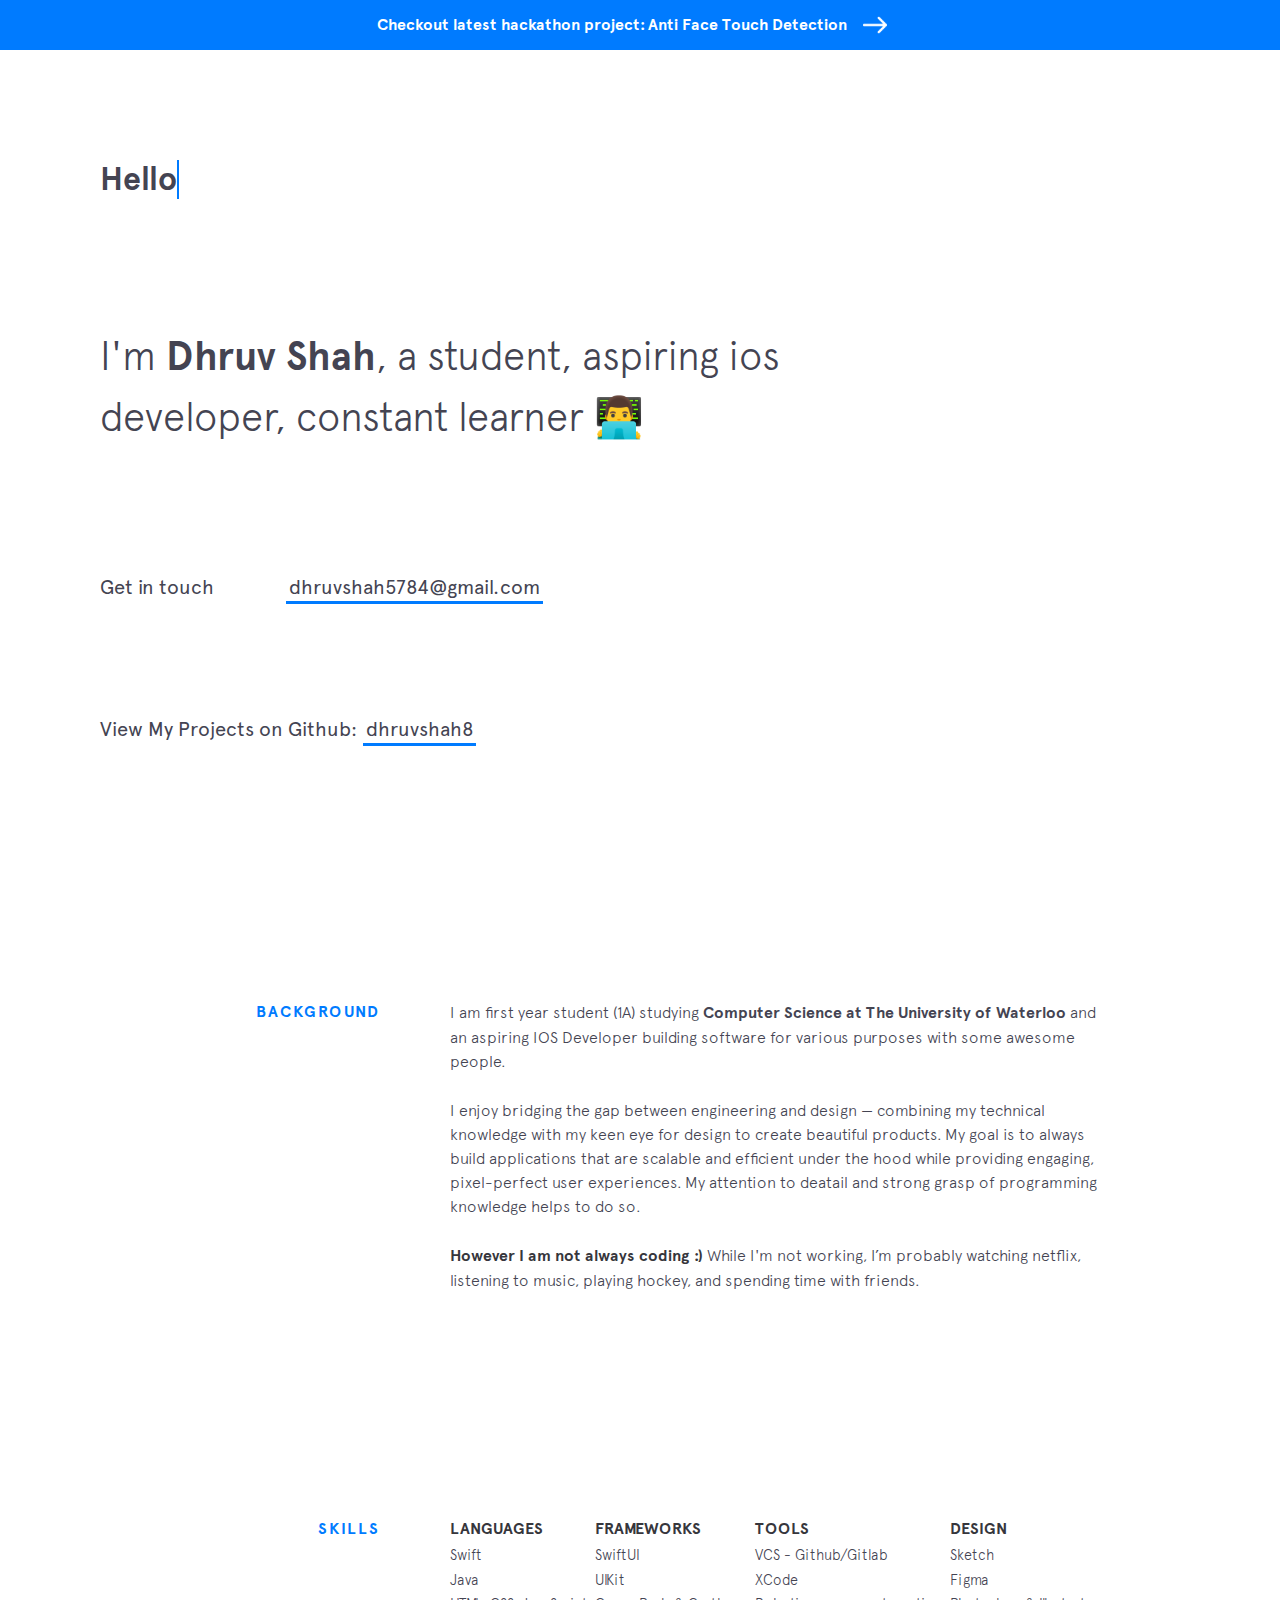
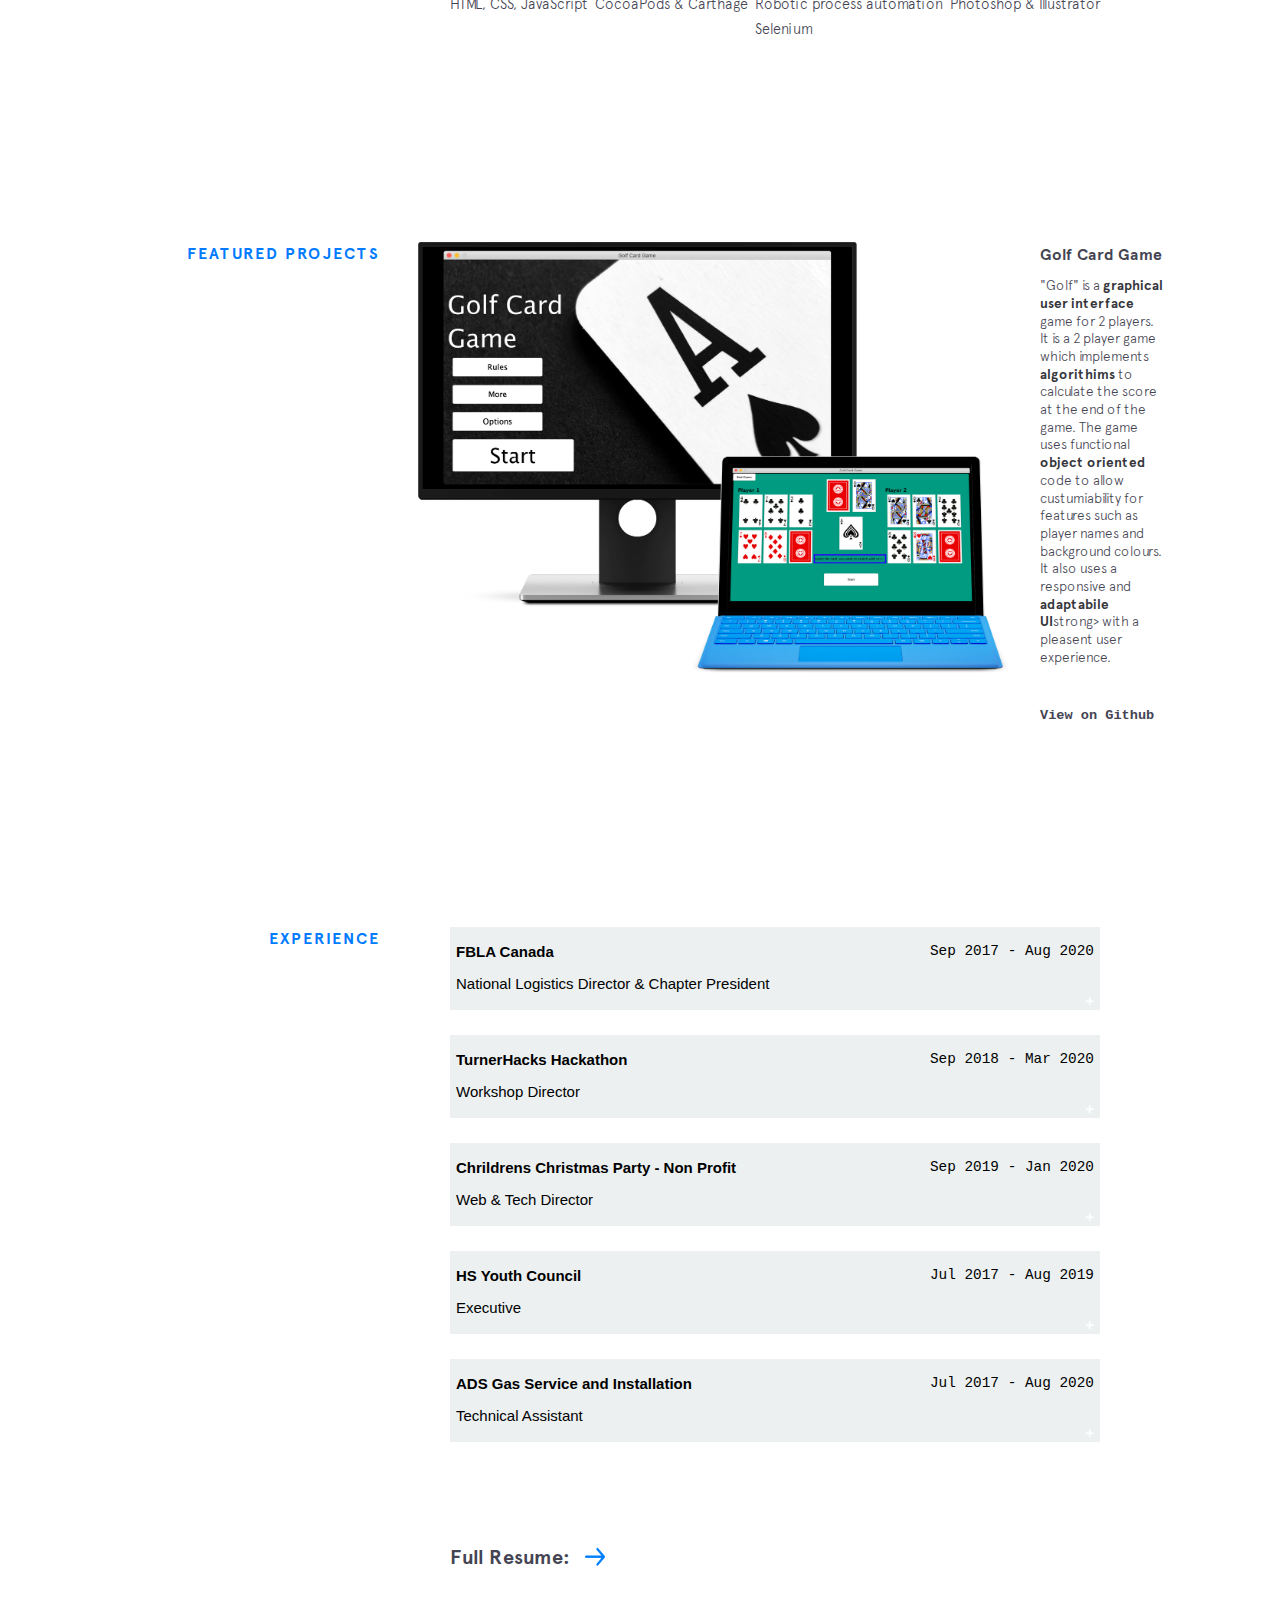
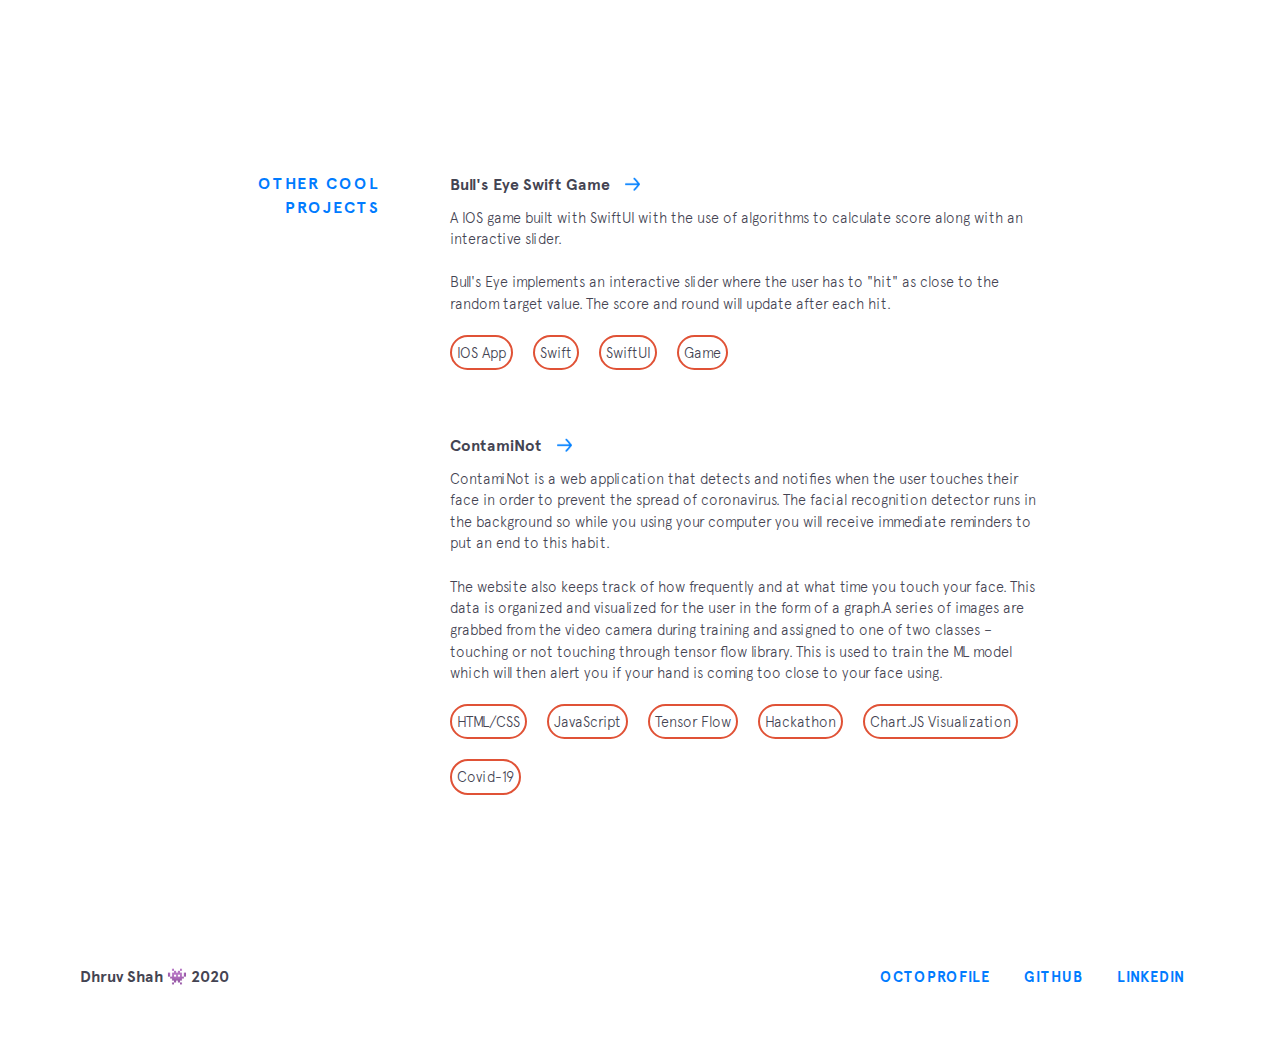
<file: index.html>
<!DOCTYPE html>
<html class="sr">

    <head>
      <script>
            window.dataLayer = window.dataLayer || [];
            function gtag() {
                dataLayer.push(arguments);
            }
            gtag("js", new Date());
            gtag("config", "UA-134673355-1");
        </script>


        <title>Dhruv Shah | Aspiring Developer</title>

        <!-- FIX AT THE END --> 

        <meta http-equiv="Content-Type" content="text/html; charset=UTF-8" />
        <meta content="IE=edge,chrome=1" http-equiv="X-UA-Compatible" />
        <meta name="viewport" content="width=device-width, initial-scale=1.0, maximum-scale=1.0, user-scalable=no" />
        <link rel="icon" type="image/png" href="./img/emoji/technologist.png" hreflang="en-us" />
        <meta property="og:title" content="Dhruv Shah | Aspiring Developer" />
        <meta property="og:description"
              content="A student, aspiring software developer, constant learner 👨‍💻" />
        <meta property="og:type" content="website" />
        <meta property="og:url" content="www.dhruvshah.tech/" />
        <meta property="og:site_name" content="Dhruv Shah" />
        <meta property="og:image" content="https://raw.githubusercontent.com/dhruvshah8/Pictures/master/Screen%20Shot%202020-05-06%20at%206.46.56%20PM.png?token=AHH3VN2N3R37SK3IVF5O6BK6WM7PA" />
        <meta property="og:image:width" content="1280" />
        <meta property="og:image:height" content="800" />
        <meta property="og:image:type" content="image/png" />
        <meta property="og:locale" content="en_US" />
        <meta name="description"
              content="A student, aspiring ios software developer, constant learner 👨‍💻" />
        <meta name="keywords"
              content="Dhruv Shah, Dhruv, Shah, toronto, brampton, Waterloo, Engineering, Computer Science, CS, ios developer, student, front-end, web, website, computer, software, developer, system design" />
        <meta itemprop="name" content="Dhruv Shah | Aspiring Developer" />
        <meta itemprop="description"
              content="A student, aspiring software developer, constant learner 👨‍💻" />
        <meta itemprop="image" content="https://raw.githubusercontent.com/dhruvshah8/Pictures/master/Screen%20Shot%202020-05-06%20at%206.46.56%20PM.png?token=AHH3VN2N3R37SK3IVF5O6BK6WM7PA" />
        <meta name="twitter:card" content="summary" />
        <meta name="twitter:site" content="@dhruvshahh_" />
        <meta name="twitter:creator" content="@dhruvshahh_" />
        <meta name="twitter:title" content="Dhruv Shah | Aspring Developer" />
        <meta name="twitter:image:src" content="https://raw.githubusercontent.com/dhruvshah8/Pictures/master/Screen%20Shot%202020-05-06%20at%206.46.56%20PM.png?token=AHH3VN2N3R37SK3IVF5O6BK6WM7PA" />
        <link rel="stylesheet" href="./css/main.css" hreflang="en-us" />


    </head>
    <body style="height: 100%;">
        
        
        <div id="site">
            
            
            <div class="project__header">
                <a href="https://github.com/dhruvshah8/TOHacks-Hackathon---Covid-19" target="_blank">Checkout latest hackathon project: Anti Face Touch Detection</a>
                <span class="emoji pointer white"></span>
            </div>
            <header class="intro">
                <h1>
                    <a href="" class="typewrite" data-period="1000" data-type='[
                                                                               
                                                                               "Hello 👋", 
                                                                               "Bonjour 🙌", 
                                                                               "Hola 👋",
                                                                               "Namaste 🙏",                                               
                                                                               "Nǐn hǎo 🙏", 
                                                                               "Konnichiwa 🙏", 
                                                                               "Guten Tag 🖐"
                                                                               ]'>
                        <span class="intro__cursor"></span>
                    </a>
                </h1>
                <h2 class="intro__tagline">
                    I'm <span class="name">Dhruv Shah</span>, a student, aspiring ios developer, constant learner 👨‍💻
                </h2>
                <h3 class="intro__contact">
                    <span>Get in touch </span> <span class="emoji pointer"></span>
                    <span> <a href="mailto:dhruvshah5784@gmail.com" target="_blank"
                              class="highlight-link">dhruvshah5784@gmail.com</a></span>
                </h3>
                
                <h3 class="intro__contact">
                    <span>View My Projects on Github:   </span> 
                    <span> <a href="https://github.com/dhruvshah8" target="_blank"
                              class="highlight-link">dhruvshah8</a></span>
                </h3>
            </header>


            <section class="section background" data-sr-id="0"
                     style="visibility: visible; opacity: 1; transition: opacity 0.6s cubic-bezier(.694,0,.335,1) 0s;">
                <div class="section__title">Background</div>
                <div class="section__content">
                    <p>
                        I am first year student (1A) studying 
                        <a class="underline-link">Computer Science at The University of Waterloo</a> and an aspiring IOS Developer
                        building software for
                        various purposes with some awesome people.
                    </p>
                    <p>
                        I enjoy bridging the gap between engineering and design — combining my
                        technical knowledge with my
                        keen eye for design to create beautiful products. My goal is to always build applications that
                        are
                        scalable and efficient
                        under the hood while providing engaging, pixel-perfect user experiences. My attention to deatail and strong grasp of programming knowledge helps to do so.
                    </p>
                    <p>
                        <strong>However I am not always coding :)</strong> While I'm not working, I’m probably
                        watching netflix, listening to music, playing hockey, and spending time with friends. 
                    </p>
                </div>
            </section>


            <section class="section skills" data-sr-id="2"
                     style="visibility: visible; opacity: 1; transition: opacity 0.6s cubic-bezier(.694,0,.335,1) 0s;">
                <div class="section__title">Skills</div>
                <div class="section__content">
                    <div class="skillz">
                        <div class="skillz__category">
                            <div class="skillz__category__label">
                                Languages</div>
                            <ul>
                                <li class="skillz__category__item">Swift</li>
                                <li class="skillz__category__item">Java</li>
                                <li class="skillz__category__item">HTML, CSS, JavaScript</li>
                            </ul>
                        </div>
                        <div class="skillz__category">
                            <div class="skillz__category__label">Frameworks</div>
                            <ul>
                                <li class="skillz__category__item">SwiftUI</li>
                                <li class="skillz__category__item">UIKit</li>
                                <li class="skillz__category__item">CocoaPods & Carthage</li>
                            </ul>
                        </div>
                        <div class="skillz__category">
                            <div class="skillz__category__label">Tools</div>
                            <ul>
                                <li class="skillz__category__item">VCS - Github/Gitlab</li>
                                <li class="skillz__category__item">XCode</li>
                                <li class="skillz__category__item">Robotic process automation </li>
                                <li class="skillz__category__item">Selenium</li>
                            </ul>
                        </div>
                        <div class="skillz__category">
                            <div class="skillz__category__label">Design</div>
                            <ul>
                                <li class="skillz__category__item">Sketch</li>
                                <li class="skillz__category__item">Figma</li>
                                <li class="skillz__category__item">Photoshop &amp; Illustrator</li>
                            </ul>
                        </div>
                    </div>
                </div>
            </section>

<section class="section featured-projects" data-sr-id="4"
                     style="visibility: visible; opacity: 1; transition: opacity 0.6s cubic-bezier(.694,0,.335,1) 0s;">
                <div class="section__title">Featured Projects</div>
                <div class="section__content">

                    <div class="project blistabloc">
                        <figure class="project__pic">
                            <a href="https://github.com/dhruvshah8/Golf-GUI-Card-Game"
                               target="_blank">
                                <img src="./img/projects/golf-game-mockup.png" alt="" />
                            </a>
                        </figure>
                        <figcaption class="project__caption">
                            <div class="project__name">
                                <a href="https://github.com/dhruvshah8/Golf-GUI-Card-Game"
                                   target="_blank">Golf Card Game</a>
                            </div>
                            <p>
                                "Golf" is a <strong>graphical user interface</strong> game for 2 players. It is a 2 player game which implements <strong>algorithims</strong> to calculate the score at the end of the game. The game uses functional <strong>object oriented </strong>code to allow custumiability for features such as player names and background colours. It also uses a responsive and <strong>adaptabile UI</strong>strong> with a pleasent user experience.
                                
                            </p>
                            <a class="small" href="https://github.com/dhruvshah8/Golf-GUI-Card-Game"
                               target="_blank">View on Github</a>
                        </figcaption>
                    </div>
                </div>
    
            </section>
            
            


            <section class="section experience" data-sr-id="3"
                     style="visibility: visible; opacity: 1; transition: opacity 0.6s cubic-bezier(.694,0,.335,1) 0s;">

                <div class="section__title">Experience</div>
                <div class="section__content">



                    <div class="jobs">

                        <div class="job">

                            <button class="collapsible"> <div class="time-place">

                                <div class="job__company">
                                    FBLA Canada 
                                </div>
                                <div class="job__time">Sep 2017 - Aug 2020</div>
                                </div>
                                <div class="job__position">National Logistics Director &amp; Chapter President</div></button>

                            <div class="content">
                                <ul class="list-job" style="list-style-type:disc;">
                                    <li>Future Business Leaders of America (FBLA) is an international high school competition with national conferences held with competitive events in business and technology</li>
                                    <li>Expanded the organization from provincial level to a national organisation</li>
                                    <li>Planned and successfully executed the Canadian National Leadership
                                        Conference with competitive events and guest speakers for 650 delegates</li>
                                    <li>Grew the membership base of the organization from 250 to 650 in one year</li>
                                    <li>Designed and developed the website for the organisation: <strong><a class="underline-link" href="https://fbla.ca" target="_blank" >fbla.ca</a></strong> </li>
                                    <li>Founder &amp; President of local school chapter for FBLA where the chapter size
                                        grew by 75% year over year
                                    </li>
                                </ul>  
                            </div>

                        </div>

                        <div class="job">

                            <button class="collapsible"> <div class="time-place">
                                <div class="job__company">
                                    TurnerHacks Hackathon 
                                </div>
                                <div class="job__time">Sep 2018 - Mar 2020</div>
                                </div>
                                <div class="job__position">Workshop Director</div></button>

                            <div class="content">
                               <ul class="list-job" style="list-style-type:disc;">
                                   <li><strong><a class="underline-link" href="https://turnerhacks.com/" target="_blank" >TurnerHacks</a></strong> is the largest high-school hackathon in Peel held at city hall for all coding levels partnered with MLH </li>
                                   
                                   <li>Ran promotional campaigns and increased engagement online by over 50%</li>
                                   <li>Planned various technical and non-technical workshops like Intro to
Programming, Intermediate Java Workshop, and therapy dogs for a planned audience of 300+ students</li>
                                </ul>
                            </div>

                        </div>

                        <div class="job">

                            <button class="collapsible"> <div class="time-place">
                                <div class="job__company">
                                    Chrildrens Christmas Party - Non Profit 
                                </div>
                                <div class="job__time">Sep 2019 - Jan 2020</div>
                                </div>
                                <div class="job__position">Web &amp; Tech Director </div></button>

                            <div class="content">
                                
                                <ul class="list-job" style="list-style-type:disc;">
                                <li>Developed the website and managed all other technology related tasks during the conference</li>
                                <li>View the <strong> <a class="underline-link" href="https://github.com/dhruvshah8/CCP-NonProfit-Website  " target="_blank">Source Code </a></strong></li>    
                                </ul>
                            </div>

                        </div>

                        <div class="job">

                            <button class="collapsible"> <div class="time-place">
                                <div class="job__company">
                                    HS Youth Council 
                                </div>
                                <div class="job__time">Jul 2017 - Aug 2019</div>
                                </div>
                                <div class="job__position">Executive</div></button>

                            <div class="content">
                                <ul class="list-job" style="list-style-type:disc;">
                                    <li>HSYC is a non-profit youth organisation affiliated with my religious organisation striving to encourage and motivate the youth in the community to get involved and bridge the generational and cultural divide</li>
                                    <li>Planned and executed our primary event; an annual charity 5 day long summer camp for kids packed with fun games and activities and trips around the city </li>
                                    <li>Managed a fund of $15000 which was raised through an extensive marketing campaign and sponsorships</li>
                                    <li>Held events throughout the year and increased attendance by 33% each year</li>
                                    <li>Grew the volunteer base by 25% each year to a network of 50 youth</li>
                                </ul>
                            </div>
                        </div>

                        <div class="job">

                            <button class="collapsible"> <div class="time-place">
                                <div class="job__company">
                                    ADS Gas Service and Installation 
                                </div>
                                <div class="job__time">Jul 2017 - Aug 2020</div>
                                </div>
                                <div class="job__position">Technical Assistant</div></button>

                            <div class="content">
                                <ul class="list-job" style="list-style-type:disc;">
                                    <li>Assisted technicians in day to day operations at job sites</li>
                                    <li>Worked on scheduling and optimizing efficiency in the office</li>
                                    <li>Filed and organized paper work</li>
                                    <li>Managed customer inquiries along with any customer service requests</li>
                                </ul>
                            </div>

                        </div>

                    </div>

                    <a href="https://google.ca" target="_blank" class="arrow-link">Full Resume:</a>
                </div>
            </section>


            


            <section class="section other-projects" data-sr-id="5" style="visibility: visible; opacity: 1;">
                <div class="section__title">Other Cool Projects</div>
                <div class="section__content">
                 <div class="project">
                        <div class="project__name">
                            <a href="https://github.com/dhruvshah8/Bullseye-SwiftUI-Game" target="_blank" class="arrow-link">Bull's Eye Swift Game</a>
                        </div>
                        <p>
                            A IOS game built with SwiftUI with the use of algorithms to calculate score along with an interactive slider.<br /><br />
                            Bull's Eye implements an interactive slider where the user has to "hit" as close to the random target value. The score and round will update after each hit. 
                        </p>

                        <p class="left-border">IOS App</p>
                     <p class="empty-space"> </p>
                        <p class="left-border">Swift</p>
                      <p class="empty-space"> </p>
                        <p class="left-border">SwiftUI</p>
                      <p class="empty-space"> </p>
                        <p class="left-border">Game</p>

                     
                     <br><br>
                        
                    </div>
                    <div class="project">
                        <div class="project__name">
                            <a href="https://github.com/dhruvshah8/TOHacks-Hackathon---Covid-19" target="_blank" class="arrow-link">ContamiNot</a>
                        </div>
                        <p>
                            ContamiNot is a web application that detects and notifies when the user touches their face in order to prevent the spread of coronavirus. The facial recognition detector runs in the background so while you using your computer you will receive immediate reminders to put an end to this habit.
<br> <br> 
The website also keeps track of how frequently and at what time you touch your face. This data is organized and visualized for the user in the form of a graph.A series of images are grabbed from the video camera during training and assigned to one of two classes – touching or not touching through tensor flow library. This is used to train the ML model which will then alert you if your hand is coming too close to your face using.  
                        </p>
                        
                             <p class="left-border">HTML/CSS</p>
                     <p class="empty-space"> </p>
                        <p class="left-border">JavaScript</p>
                      <p class="empty-space"> </p>
                        <p class="left-border">Tensor Flow</p>
                      <p class="empty-space"> </p>
                        <p class="left-border">Hackathon</p>
                         <p class="empty-space"> </p>
                        <p class="left-border">Chart.JS Visualization</p>
                         <p class="empty-space"> </p>
                        <p class="left-border">Covid-19</p>
                        

                    </div>
                  <!--  <div class="project">
                        <div class="project__name">
                            <a href="https://github.com/adityasonel/ZoomableLayout" target="_blank"
                               class="arrow-link">Zoomable Layout</a>
                        </div>
                        <p>
                            Zoomable frame, relative layout based on pinch-in &amp; pinch-out gestures. Created for
                            easily
                            use zoom view in any part
                            o   f android application. Also available on jitpack for easy integration in android
                            application.
                        </p>
                    </div> --> 
                </div>
            </section>
            

                

            
            <footer class="footer">
                <div class="footer__copyright">
                    <div class="bottom">
                        <span>Dhruv Shah 👾</span>
                        <span>2020</span>
                    </div>
                </div>

                <div class="footer__links">
                    <a href="https://octoprofile.now.sh/user?id=dhruvshah8" target="_blank" title="OctoProfile">
                        <span class="text">octoprofile</span> <img src="./img/social/stackoverflow.svg"
                                                                   alt="medium" />
                    </a>

                    <a href="https://github.com/dhruvshah8" target="_blank" title="github">
                        <span class="text">github</span> <img src="./img/social/github.svg" alt="github" />
                    </a>
                    <a href="https://www.linkedin.com/in/dhruv-shah-98a262146/" target="_blank" title="linkedin">
                        <span class="text">linkedin</span> <img src="./img/social/linkedin.svg" alt="linkedin" />
                    </a>
                </div>
            </footer>
        </div>
        <script src="./js/jquery.min.js" type="text/javascript" charset="utf-8"></script>
        <!-- <script src="./js/scrollreveal.min.js" type="text/javascript" charset="utf-8"></script> -->
        <script src="./js/main.js" type="text/javascript" charset="utf-8"></script>


        <!-- Script for Collapsible Jobs --> 

        <script>
            var coll = document.getElementsByClassName("collapsible");
            var i;

            for (i = 0; i < coll.length; i++) {
                coll[i].addEventListener("click", function() {
                    this.classList.toggle("active");
                    var content = this.nextElementSibling;
                    if (content.style.maxHeight){
                        content.style.maxHeight = null;
                    } else {
                        content.style.maxHeight = content.scrollHeight + "px";
                    } 
                });
            }
        </script>


    </body>

</html>
</file>
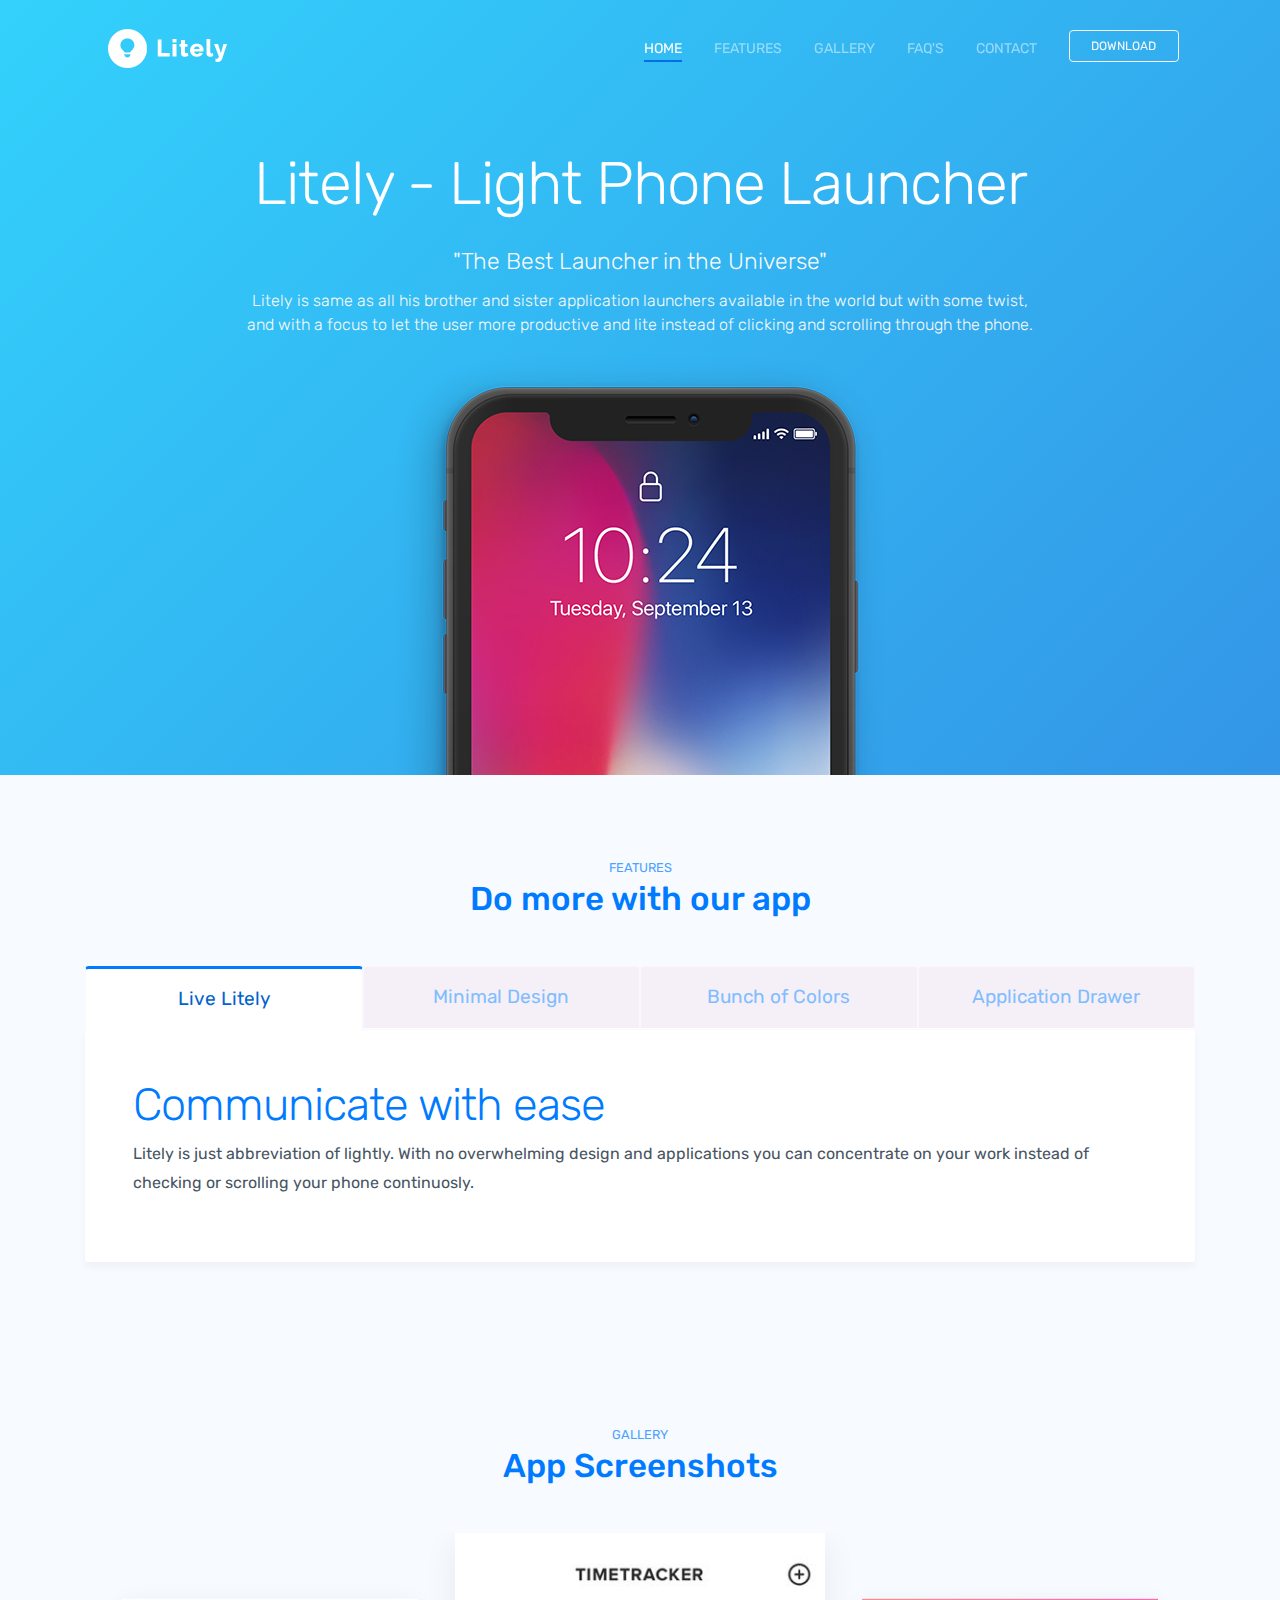
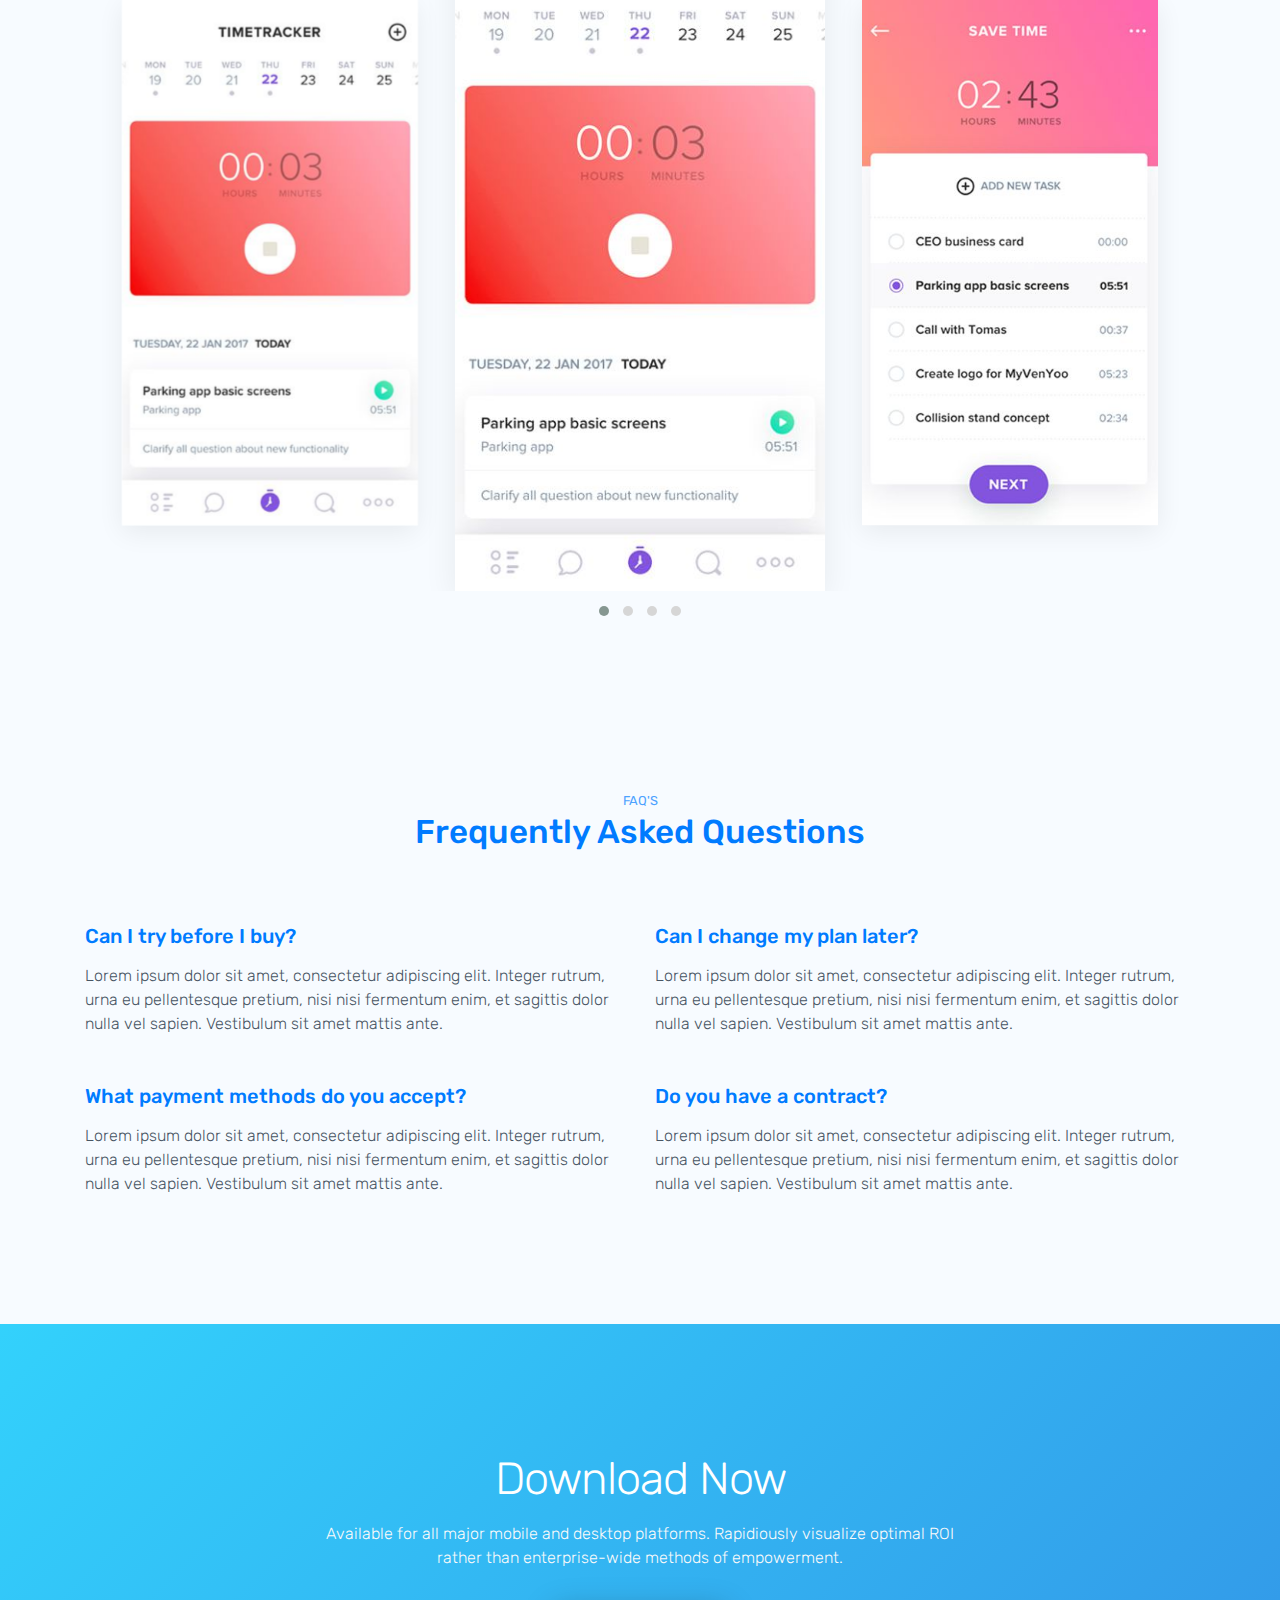
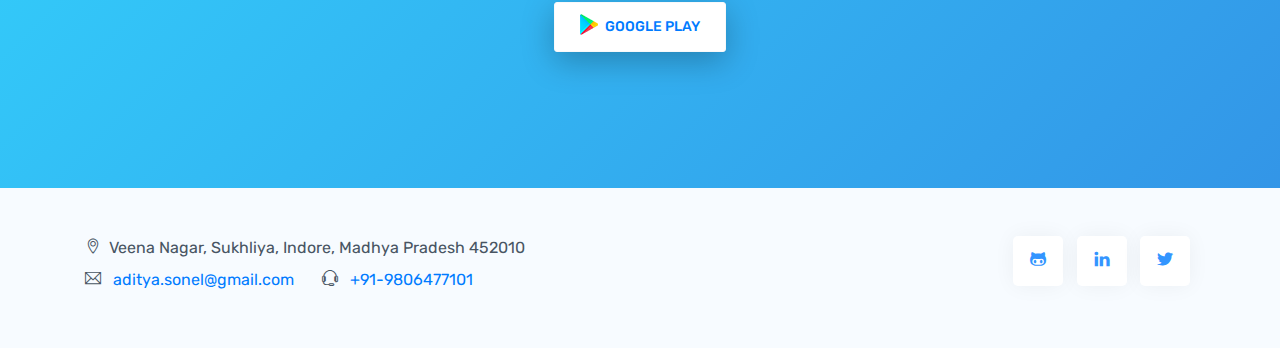
<file: litely/index.html>
<!doctype html>
<html lang="en">

<head>
    <title>Litely - Light Phone Launcher</title>
    <meta charset="utf-8">
    <meta name="viewport" content="width=device-width, initial-scale=1, shrink-to-fit=no">
    <meta name="description" content="Mobland - Mobile App Landing Page Template">
    <!-- <meta name="keywords" content="HTML5, bootstrap, mobile, app, landing, ios, android, responsive"> -->
    <link rel="dns-prefetch" href="//fonts.googleapis.com">
    <link href="https://fonts.googleapis.com/css?family=Rubik:300,400,500" rel="stylesheet">
    <link rel="stylesheet" href="css/bootstrap.min.css">
    <link rel="stylesheet" href="css/themify-icons.css">
    <link rel="stylesheet" href="css/owl.carousel.min.css">
    <link href="css/style.css" rel="stylesheet">
</head>

<body data-spy="scroll" data-target="#navbar" data-offset="30">

    <div class="nav-menu fixed-top">
        <div class="container">
            <div class="row">
                <div class="col-md-12">
                    <nav class="navbar navbar-dark navbar-expand-lg">
                        <a class="navbar-brand" href="index.html"><img src="images/logo.png" class="img-fluid"
                                alt="logo"></a> <button class="navbar-toggler" type="button" data-toggle="collapse"
                            data-target="#navbar" aria-controls="navbar" aria-expanded="false"
                            aria-label="Toggle navigation"> <span class="navbar-toggler-icon"></span> </button>
                        <div class="collapse navbar-collapse" id="navbar">
                            <ul class="navbar-nav ml-auto">
                                <li class="nav-item"> <a class="nav-link active" href="#home">HOME<span
                                            class="sr-only">(current)</span></a> </li>
                                <li class="nav-item"> <a class="nav-link" href="#features">FEATURES</a> </li>
                                <li class="nav-item"> <a class="nav-link" href="#gallery">GALLERY</a> </li>
                                <li class="nav-item"> <a class="nav-link" href="#faq">FAQ'S</a> </li>
                                <li class="nav-item"> <a class="nav-link" href="#contact">CONTACT</a> </li>
                                <li class="nav-item"><a target="_blank"
                                        href="https://play.google.com/store/apps/details?id=prj.adityasonel.litephone"
                                        class="btn btn-outline-light my-3 my-sm-0 ml-lg-3">Download</a></li>
                            </ul>
                        </div>
                    </nav>
                </div>
            </div>
        </div>
    </div>

    <header class="bg-gradient" id="home">
        <div class="container mt-5">
            <h1>Litely - Light Phone Launcher</h1>
            <p class="tagline">"The Best Launcher in the Universe"</p>
            <p class="tagline small">Litely is same as all his brother and sister application launchers available in the
                world but with some twist, and with a focus to let the user more productive and lite instead of clicking
                and scrolling through the phone.</p>
        </div>
        <div class="img-holder mt-3"><img src="images/iphonex.png" alt="phone" class="img-fluid"></div>
    </header>

    <div class="section light-bg" id="features">
        <div class="container">
            <div class="section-title">
                <small>FEATURES</small>
                <h3>Do more with our app</h3>
            </div>

            <ul class="nav nav-tabs nav-justified" role="tablist">
                <li class="nav-item">
                    <a class="nav-link active" data-toggle="tab" href="#communication">Live Litely</a>
                </li>
                <li class="nav-item">
                    <a class="nav-link" data-toggle="tab" href="#schedule">Minimal Design</a>
                </li>
                <li class="nav-item">
                    <a class="nav-link" data-toggle="tab" href="#messages">Bunch of Colors</a>
                </li>
                <li class="nav-item">
                    <a class="nav-link" data-toggle="tab" href="#livechat">Application Drawer</a>
                </li>
            </ul>
            <div class="tab-content">
                <div class="tab-pane fade show active" id="communication">
                    <div class="d-flex flex-column flex-lg-row">
                        <div>

                            <h2>Communicate with ease</h2>
                            <p>Litely is just abbreviation of lightly. With no overwhelming design and applications you
                                can concentrate on your work instead of checking or scrolling your phone continuosly.
                            </p>
                        </div>
                    </div>
                </div>
                <div class="tab-pane fade" id="schedule">
                    <div class="d-flex flex-column flex-lg-row">
                        <div>
                            <h2>Scheduling when you want</h2>
                            <p>Just five applications on home with a task application. No fashionable application icons
                                or anything. That let you not attract by phone but by the nature.
                            </p>
                        </div>
                    </div>
                </div>
                <div class="tab-pane fade" id="messages">
                    <div class="d-flex flex-column flex-lg-row">
                        <div>
                            <h2>Realtime Messaging service</h2>
                            <p>Life is just not about black or white. It has many different colors to show-case it's
                                beauty. In similar way litely comes with bunch of colors set them according to your
                                mood.
                            </p>
                        </div>
                    </div>
                </div>
                <div class="tab-pane fade" id="livechat">
                    <div class="d-flex flex-column flex-lg-row">
                        <div>
                            <h2>Live chat when you needed</h2>
                            <p>Life is just not about black or white. It has many different colors to show-case it's
                                beauty. In similar way litely comes with bunch of colors set them according to your
                                mood.
                            </p>
                        </div>
                    </div>
                </div>
            </div>
        </div>
    </div>
    <!-- // end .section -->

    <div class="section light-bg" id="gallery">
        <div class="container">
            <div class="section-title">
                <small>GALLERY</small>
                <h3>App Screenshots</h3>
            </div>

            <div class="img-gallery owl-carousel owl-theme">
                <img src="images/screen1.jpg" alt="image">
                <img src="images/screen2.jpg" alt="image">
                <img src="images/screen3.jpg" alt="image">
                <img src="images/screen1.jpg" alt="image">
            </div>
        </div>
    </div>
    <!-- // end .section -->

    <div class="section light-bg" id="faq">
        <div class="container">
            <div class="section-title">
                <small>FAQ'S</small>
                <h3>Frequently Asked Questions</h3>
            </div>

            <div class="row pt-4">
                <div class="col-md-6">
                    <h4 class="mb-3">Can I try before I buy?</h4>
                    <p class="light-font mb-5">Lorem ipsum dolor sit amet, consectetur adipiscing elit. Integer rutrum,
                        urna eu pellentesque pretium, nisi nisi fermentum enim, et sagittis dolor nulla vel sapien.
                        Vestibulum sit amet mattis ante. </p>
                    <h4 class="mb-3">What payment methods do you accept?</h4>
                    <p class="light-font mb-5">Lorem ipsum dolor sit amet, consectetur adipiscing elit. Integer rutrum,
                        urna eu pellentesque pretium, nisi nisi fermentum enim, et sagittis dolor nulla vel sapien.
                        Vestibulum sit amet mattis ante. </p>

                </div>
                <div class="col-md-6">
                    <h4 class="mb-3">Can I change my plan later?</h4>
                    <p class="light-font mb-5">Lorem ipsum dolor sit amet, consectetur adipiscing elit. Integer rutrum,
                        urna eu pellentesque pretium, nisi nisi fermentum enim, et sagittis dolor nulla vel sapien.
                        Vestibulum sit amet mattis ante. </p>
                    <h4 class="mb-3">Do you have a contract?</h4>
                    <p class="light-font mb-5">Lorem ipsum dolor sit amet, consectetur adipiscing elit. Integer rutrum,
                        urna eu pellentesque pretium, nisi nisi fermentum enim, et sagittis dolor nulla vel sapien.
                        Vestibulum sit amet mattis ante. </p>

                </div>
            </div>
        </div>
    </div>
    <!-- // end .section -->

    <div class="section bg-gradient">
        <div class="container">
            <div class="call-to-action">

                <!-- <div class="box-icon"><span class="ti-mobile gradient-fill ti-3x"></span></div> -->
                <h2>Download Now</h2>
                <p class="tagline">Available for all major mobile and desktop platforms. Rapidiously visualize optimal
                    ROI rather than enterprise-wide methods of empowerment. </p>
                <div class="my-4">
                    <a href="https://play.google.com/store/apps/details?id=prj.adityasonel.litephone" target="_blank"
                        class="btn btn-light"><img src="images/playicon.png" alt="icon">Google play</a>
                </div>
            </div>
        </div>
    </div>
    <!-- // end .section -->

    <div class="light-bg py-5" id="contact">
        <div class="container">
            <div class="row">
                <div class="col-lg-6 text-center text-lg-left">
                    <p class="mb-2"> <span class="ti-location-pin mr-2"></span>Veena Nagar, Sukhliya, Indore, Madhya
                        Pradesh 452010
                    </p>
                    <div class=" d-block d-sm-inline-block">
                        <p class="mb-2">
                            <span class="ti-email mr-2"></span> <a class="mr-4"
                                href="mailto:aditya.sonel@gmail.com">aditya.sonel@gmail.com</a>
                        </p>
                    </div>
                    <div class="d-block d-sm-inline-block">
                        <p class="mb-0">
                            <span class="ti-headphone-alt mr-2"></span> <a href="tel:9806477101">+91-9806477101</a>
                        </p>
                    </div>

                </div>
                <div class="col-lg-6">
                    <div class="social-icons">
                        <a href="https://github.com/adityasonel" target="_blank"><span class="ti-github"></span></a>
                        <a href="https://www.linkedin.com/in/aditya-sonel" target="_blank"><span
                                class="ti-linkedin"></span></a>
                        <a href="https://twitter.com/heisen_brg" target="_blank"><span
                                class="ti-twitter-alt"></span></a>
                    </div>
                </div>
            </div>
        </div>
    </div>
    <!-- // end .section -->

    <script src="js/jquery-3.2.1.min.js"></script>
    <script src="js/bootstrap.bundle.min.js"></script>
    <script src="js/owl.carousel.min.js"></script>
    <script src="js/script.js"></script>

</body>

</html>
</file>
<file: css/main.css>
@font-face {
    font-family: Apercu;
    src: url(../font/Apercu-Light.eot);
    src: url(../font/Apercu-Light.eot?#iefix) format("embedded-opentype"), url(../font/Apercu-Light.woff2) format("woff2"),
        url(../font/Apercu-Light.woff) format("woff"), url(../font/Apercu-Light.ttf) format("truetype"),
        url(../font/Apercu-Light.svg#Apercu-Light) format("svg");
    font-weight: 300;
    font-style: normal;
}

@font-face {
    font-family: Apercu;
    src: url(../font/Apercu-LightItalic.eot);
    src: url(../font/Apercu-LightItalic.eot?#iefix) format("embedded-opentype"), url(../font/Apercu-LightItalic.woff2) format("woff2"),
        url(../font/Apercu-LightItalic.woff) format("woff"), url(../font/Apercu-LightItalic.ttf) format("truetype"),
        url(../font/Apercu-LightItalic.svg#Apercu-LightItalic) format("svg");
    font-weight: 300;
    font-style: italic;
}

@font-face {
    font-family: Apercu;
    src: url(../font/Apercu-Regular.eot);
    src: url(../font/Apercu-Regular.eot?#iefix) format("embedded-opentype"), url(../font/Apercu-Regular.woff2) format("woff2"),
        url(../font/Apercu-Regular.woff) format("woff"), url(../font/Apercu-Regular.ttf) format("truetype"),
        url(../font/Apercu-Regular.svg#Apercu-Regular) format("svg");
    font-weight: 400;
    font-style: normal;
}

@font-face {
    font-family: Apercu;
    src: url(../font/Apercu-Italic.eot);
    src: url(../font/Apercu-Italic.eot?#iefix) format("embedded-opentype"), url(../font/Apercu-Italic.woff2) format("woff2"),
        url(../font/Apercu-Italic.woff) format("woff"), url(../font/Apercu-Italic.ttf) format("truetype"),
        url(../font/Apercu-Italic.svg#Apercu-Italic) format("svg");
    font-weight: 400;
    font-style: italic;
}

@font-face {
    font-family: Apercu;
    src: url(../font/Apercu-Medium.eot);
    src: url(../font/Apercu-Medium.eot?#iefix) format("embedded-opentype"), url(../font/Apercu-Medium.woff2) format("woff2"),
        url(../font/Apercu-Medium.woff) format("woff"), url(../font/Apercu-Medium.ttf) format("truetype"),
        url(../font/Apercu-Medium.svg#Apercu-Medium) format("svg");
    font-weight: 500;
    font-style: normal;
}

@font-face {
    font-family: Apercu;
    src: url(../font/Apercu-MediumItalic.eot);
    src: url(../font/Apercu-MediumItalic.eot?#iefix) format("embedded-opentype"), url(../font/Apercu-MediumItalic.woff2) format("woff2"),
        url(../font/Apercu-MediumItalic.woff) format("woff"), url(../font/Apercu-MediumItalic.ttf) format("truetype"),
        url(../font/Apercu-MediumItalic.svg#Apercu-MediumItalic) format("svg");
    font-weight: 500;
    font-style: italic;
}

@font-face {
    font-family: Apercu;
    src: url(../font/Apercu-Bold.eot);
    src: url(../font/Apercu-Bold.eot?#iefix) format("embedded-opentype"), url(../font/Apercu-Bold.woff2) format("woff2"),
        url(../font/Apercu-Bold.woff) format("woff"), url(../font/Apercu-Bold.ttf) format("truetype"),
        url(../font/Apercu-Bold.svg#Apercu-Bold) format("svg");
    font-weight: 700;
    font-style: normal;
}

@font-face {
    font-family: Apercu;
    src: url(../font/Apercu-BoldItalic.eot);
    src: url(../font/Apercu-BoldItalic.eot?#iefix) format("embedded-opentype"), url(../font/Apercu-BoldItalic.woff2) format("woff2"),
        url(../font/Apercu-BoldItalic.woff) format("woff"), url(../font/Apercu-BoldItalic.ttf) format("truetype"),
        url(../font/Apercu-BoldItalic.svg#Apercu-BoldItalic) format("svg");
    font-weight: 700;
    font-style: italic;
}

html {
    -webkit-box-sizing: border-box;
    box-sizing: border-box;
}

*,
:after,
:before {
    -webkit-box-sizing: inherit;
    box-sizing: inherit;
}

::-moz-selection {
    background: #ffdc00;
}

::selection {
    background: #ffdc00;
}

body,
html {
    margin: 0;
    padding: 0;
    -webkit-font-smoothing: antialiased;
    -moz-osx-font-smoothing: grayscale;
    background-color: #fff;
    color: #444452;
    font-family: Apercu, "Source Sans Pro", system, system-ui, -apple-system, BlinkMacSystemFont, Roboto, Helvetica, Arial, sans-serif;
    line-height: 1.5;
    width: 100%;
}

body.night,
html.night {
    background-color: #171c28;
    color: #afafbf;
}

body.night ::-moz-selection,
html.night ::-moz-selection {
    color: #36363c;
    background: #ffdc00;
}

body.night ::selection,
html.night ::selection {
    color: #36363c;
    background: #ffdc00;
}

body.night .experience .job__time,
body.night .footer__copyright,
body.night .intro,
body.night .skills .skillz__category__label,
body.night .status,
body.night a,
body.night strong,
html.night .experience .job__time,
html.night .footer__copyright,
html.night .intro,
html.night .skills .skillz__category__label,
html.night .status,
html.night a,
html.night strong {
    color: #e7e7e7;
}

body.night .section__content .underline-link:after,
html.night .section__content .underline-link:after {
    background: #e7e7e7;
}

a {
    -webkit-transition: all 0.2s ease-in-out;
    transition: all 0.2s ease-in-out;
    text-decoration: none;
    font-weight: 700;
    color: inherit;
}

ul {
    list-style: none;
    padding: 0;
    margin: 0;
}

svg {
    width: 100%;
    height: 100%;
    fill: currentColor;
}

img {
    max-width: 100%;
    vertical-align: middle;
}

strong {
    font-weight: 700;
    color: #36363c;
}

.emoji {
    display: inline-block;
    vertical-align: text-top;
    background-size: contain;
    background-repeat: no-repeat;
    background-position: center;
}

.section {
    display: -webkit-box;
    display: -ms-flexbox;
    display: flex;
    -webkit-box-pack: center;
    -ms-flex-pack: center;
    justify-content: center;
    padding: 100px 170px;
}

@media screen and (max-width: 1280px) {
    .section {
        padding: 100px;
    }
}

@media screen and (max-width: 1024px) {
    .section {
        padding: 50px;
    }
}

@media screen and (max-width: 768px) {
    .section {
        display: block;
    }
}

@media screen and (max-width: 480px) {
    .section {
        padding: 50px 35px;
    }
}

.section__title {
    -ms-flex-negative: 0;
    flex-shrink: 0;
    width: 200px;
    margin-right: 70px;
    color: #007bff;
    text-transform: uppercase;
    text-align: right;
    font-weight: 700;
    letter-spacing: 2px;
}

@media screen and (max-width: 1024px) {
    .section__title {
        margin-right: 50px;
    }
}

@media screen and (max-width: 850px) {
    .section__title {
        width: 150px;
    }
}

@media screen and (max-width: 768px) {
    .section__title {
        text-align: left;
        width: auto;
    }
}

.section__content {
    font-weight: 300;
    font-size: 1rem;
    width: 100%;
    max-width: 650px;
}

@media screen and (max-width: 768px) {
    .section__content {
        padding-top: 30px;
        padding-left: 50px;
    }
}

@media screen and (max-width: 480px) {
    .section__content {
        padding-left: 30px;
    }
}

.section__content p {
    margin-top: 0;
    margin-bottom: 25px;
}

.section__content .underline-link {
    position: relative;
    display: inline-block;
}

.section__content .underline-link:after {
    position: absolute;
    top: 100%;
    left: 0;
    width: 100%;
    height: 1px;
    background: #36363c;
    content: "";
    opacity: 0;
    -webkit-transition: height 0.3s, opacity 0.3s, -webkit-transform 0.3s;
    transition: height 0.3s, opacity 0.3s, -webkit-transform 0.3s;
    transition: height 0.3s, opacity 0.3s, transform 0.3s;
    transition: height 0.3s, opacity 0.3s, transform 0.3s, -webkit-transform 0.3s;
    -webkit-transform: translateY(-5px);
    transform: translateY(-5px);
}

.section__content .underline-link:focus:after,
.section__content .underline-link:hover:after {
    height: 2px;
    border-radius: 3px;
    opacity: 1;
    -webkit-transform: translateY(-2px);
    transform: translateY(-2px);
}

.arrow-link {
    -webkit-transition: all 0.2s ease-in-out;
    transition: all 0.2s ease-in-out;
    font-weight: 700;
    display: inline-block;
    background-color: transparent;
    white-space: nowrap;
}

.arrow-link:after {
    -webkit-transition: all 0.2s ease-in-out;
    transition: all 0.2s ease-in-out;
    position: relative;
    bottom: 2px;
    margin-left: 15px;
    content: "";
    background: url(../img/arrow.png) no-repeat center;
    background-size: 100%;
    width: 15px;
    height: 15px;
    display: inline-block;
    vertical-align: middle;
}

.arrow-link:hover:after {
    -webkit-transform: translateX(7px);
    transform: translateX(7px);
}

.small {
    font-family: Inconsolata, monospace;
    font-size: 0.85rem;
    display: inline-block;
    margin-top: 15px;
}

.small:after {
    display: none;
}

#top-button {
    -webkit-transition: all 0.2s ease-in-out;
    transition: all 0.2s ease-in-out;
    background: 0 0;
    border: none;
    outline: 0;
    width: 40px;
    position: fixed;
    bottom: 32px;
    right: 32px;
    cursor: pointer;
    display: none;
}

@media screen and (max-width: 1024px) {
    #top-button {
        bottom: 20px;
        right: 7px;
        width: 35px;
    }
}

@media screen and (max-width: 480px) {
    #top-button {
        bottom: 15px;
        right: 3px;
    }
}

#top-button:focus,
#top-button:hover {
    -webkit-transform: translateY(-10px);
    transform: translateY(-10px);
}

#top-button img {
    width: 100%;
}

.waypoint {
    opacity: 0;
    -webkit-transform: translate3d(0, 20px, 0);
    transform: translate3d(0, 20px, 0);
    -webkit-transition: opacity 0.6s cubic-bezier(0.694, 0, 0.335, 1), -webkit-transform 0.6s cubic-bezier(0.694, 0, 0.335, 1);
    transition: opacity 0.6s cubic-bezier(0.694, 0, 0.335, 1), -webkit-transform 0.6s cubic-bezier(0.694, 0, 0.335, 1);
    transition: opacity 0.6s cubic-bezier(0.694, 0, 0.335, 1), transform 0.6s cubic-bezier(0.694, 0, 0.335, 1);
    transition: opacity 0.6s cubic-bezier(0.694, 0, 0.335, 1), transform 0.6s cubic-bezier(0.694, 0, 0.335, 1),
        -webkit-transform 0.6s cubic-bezier(0.694, 0, 0.335, 1);
}

.in-view {
    opacity: 1;
    -webkit-transform: translateZ(0);
    transform: translateZ(0);
}

.intro {
    padding: 100px 100px;
    height: 100vh;
    display: -webkit-box;
    display: -ms-flexbox;
    display: flex;
    -webkit-box-orient: vertical;
    -webkit-box-direction: normal;
    -ms-flex-direction: column;
    flex-direction: column;
    -ms-flex-pack: distribute;
    justify-content: space-around;
    max-width: 1440px;
    margin: 0 auto;
}

@media screen and (max-width: 630px) {
    .intro {
        padding: 120px 70px;
    }
}

@media screen and (max-width: 550px) {
    .intro {
        padding: 120px 50px;
    }
}

@media screen and (max-width: 480px) {
    .intro {
        padding: 70px 50px;
    }
}

.intro__hello,
.intro__tagline {
    font-size: 2.5rem;
}

@media screen and (max-width: 1024px) {

    .intro__hello,
    .intro__tagline {
        font-size: 2.25rem;
    }
}

@media screen and (max-width: 768px) {

    .intro__hello,
    .intro__tagline {
        font-size: 2rem;
    }
}

@media screen and (max-width: 550px) {

    .intro__hello,
    .intro__tagline {
        font-size: 1.75rem;
    }
}

@media screen and (max-width: 360px) {

    .intro__hello,
    .intro__tagline {
        font-size: 1.5rem;
    }
}

@media screen and (max-width: 330px) {

    .intro__hello,
    .intro__tagline {
        font-size: 1.4rem;
    }
}

.intro__hello .emoji,
.intro__tagline .emoji {
    width: 40px;
    height: 40px;
}

@media screen and (max-width: 1024px) {

    .intro__hello .emoji,
    .intro__tagline .emoji {
        width: 35px;
        height: 35px;
    }
}

@media screen and (max-width: 768px) {

    .intro__hello .emoji,
    .intro__tagline .emoji {
        width: 30px;
        height: 30px;
    }
}

@media screen and (max-width: 360px) {

    .intro__hello .emoji,
    .intro__tagline .emoji {
        width: 25px;
        height: 25px;
    }
}

.intro__hello {
    font-weight: 300;
}

.intro__hello .wave-hand {
    background-image: url(../img/emoji/wave.png);
    margin-left: 10px;
    cursor: pointer;
}

.intro__hello .wave-hand.animated {
    -webkit-animation-duration: 1s;
    animation-duration: 1s;
    -webkit-animation-fill-mode: both;
    animation-fill-mode: both;
}

.intro__hello .wave-hand.wave {
    -webkit-animation-name: wave;
    animation-name: wave;
}

@-webkit-keyframes wave {
    from {
        -webkit-transform: none;
        transform: none;
    }

    15% {
        -webkit-transform: translate3d(-20%, 0, 0) rotate3d(0, 0, 1, -10deg);
        transform: translate3d(-20%, 0, 0) rotate3d(0, 0, 1, -10deg);
    }

    30% {
        -webkit-transform: translate3d(10%, 0, 0) rotate3d(0, 0, 1, 7deg);
        transform: translate3d(10%, 0, 0) rotate3d(0, 0, 1, 7deg);
    }

    45% {
        -webkit-transform: translate3d(-15%, 0, 0) rotate3d(0, 0, 1, -10deg);
        transform: translate3d(-15%, 0, 0) rotate3d(0, 0, 1, -10deg);
    }

    60% {
        -webkit-transform: translate3d(10%, 0, 0) rotate3d(0, 0, 1, 5deg);
        transform: translate3d(10%, 0, 0) rotate3d(0, 0, 1, 5deg);
    }

    75% {
        -webkit-transform: translate3d(-5%, 0, 0) rotate3d(0, 0, 1, -2deg);
        transform: translate3d(-5%, 0, 0) rotate3d(0, 0, 1, -2deg);
    }

    to {
        -webkit-transform: none;
        transform: none;
    }
}

@keyframes wave {
    from {
        -webkit-transform: none;
        transform: none;
    }

    15% {
        -webkit-transform: translate3d(-20%, 0, 0) rotate3d(0, 0, 1, -10deg);
        transform: translate3d(-20%, 0, 0) rotate3d(0, 0, 1, -10deg);
    }

    30% {
        -webkit-transform: translate3d(10%, 0, 0) rotate3d(0, 0, 1, 7deg);
        transform: translate3d(10%, 0, 0) rotate3d(0, 0, 1, 7deg);
    }

    45% {
        -webkit-transform: translate3d(-15%, 0, 0) rotate3d(0, 0, 1, -10deg);
        transform: translate3d(-15%, 0, 0) rotate3d(0, 0, 1, -10deg);
    }

    60% {
        -webkit-transform: translate3d(10%, 0, 0) rotate3d(0, 0, 1, 5deg);
        transform: translate3d(10%, 0, 0) rotate3d(0, 0, 1, 5deg);
    }

    75% {
        -webkit-transform: translate3d(-5%, 0, 0) rotate3d(0, 0, 1, -2deg);
        transform: translate3d(-5%, 0, 0) rotate3d(0, 0, 1, -2deg);
    }

    to {
        -webkit-transform: none;
        transform: none;
    }
}

.intro__tagline {
    font-weight: 300;
    max-width: 700px;
}

.intro__tagline .name {
    font-weight: 700;
}

.intro__tagline .technologist {
    background-image: url(../img/emoji/technologist.png);
}

.intro__contact {
    font-size: 1.25rem;
    font-weight: 400;
}

@media screen and (max-width: 550px) {
    .intro__contact {
        font-size: 1rem;
    }
}

.intro__contact .emoji.pointer {
    background-image: url(../img/emoji/arrow-pointing-to-right.png);
    width: 30px;
    height: 30px;
    margin: 0 16px;
    vertical-align: text-bottom;
}

@media screen and (max-width: 550px) {
    .intro__contact .emoji.pointer {
        width: 25px;
        height: 25px;
    }
}

.intro__contact .highlight-link {
    -webkit-transition: all 0.2s ease-in-out;
    transition: all 0.2s ease-in-out;
    font-weight: 400;
    text-decoration: none;
    display: inline-block;
    padding: 2px 3px;
    text-decoration: none;
    -webkit-box-shadow: inset 0 -3px 0 #007bff;
    box-shadow: inset 0 -3px 0 #007bff;
}

.intro__contact .highlight-link:hover {
    -webkit-box-shadow: inset 0 -33px 0 0 #007bff;
    box-shadow: inset 0 -33px 0 0 #007bff;
    color: #fff;
}

.skills .skillz {
    display: -webkit-box;
    display: -ms-flexbox;
    display: flex;
    -webkit-box-pack: justify;
    -ms-flex-pack: justify;
    justify-content: space-between;
}

@media screen and (max-width: 630px) {
    .skills .skillz {
        -ms-flex-wrap: wrap;
        flex-wrap: wrap;
    }
}

@media screen and (max-width: 630px) {
    .skills .skillz__category {
        width: 47%;
        margin-right: 5px;
        margin-bottom: 25px;
    }
}

.skills .skillz__category__label {
    font-weight: 700;
    color: #36363c;
    text-transform: uppercase;
}

.skills .skillz__category__item {
    margin: 3px 0;
    font-size: 0.9rem;
}

.experience .jobs {
    margin-bottom: 100px;
}

.experience .job {
    margin-bottom: 25px;
}

.experience .job .time-place {
    display: -webkit-box;
    display: -ms-flexbox;
    display: flex;
    -webkit-box-pack: justify;
    -ms-flex-pack: justify;
    justify-content: space-between;
}

@media screen and (max-width: 480px) {
    .experience .job .time-place {
        display: block;
    }
}

.experience .job__company {
    font-weight: 700;
}

.experience .job__time {
    font-size: 0.9rem;
    font-family: Inconsolata, monospace;
}

@media screen and (max-width: 480px) {
    .experience .job__time {
        font-size: 0.8rem;
    }
}

.experience .arrow-link {
    font-size: 1.25rem;
}

.experience .arrow-link:after {
    width: 20px;
    height: 20px;
}

.status {
    display: -webkit-box;
    display: -ms-flexbox;
    display: flex;
    -webkit-box-align: center;
    -ms-flex-align: center;
    align-items: center;
    font-size: 1.1rem;
    margin-top: 70px;
}

.status__light {
    width: 30px;
    height: 30px;
    display: -webkit-box;
    display: -ms-flexbox;
    display: flex;
    -webkit-box-pack: center;
    -ms-flex-pack: center;
    justify-content: center;
    -webkit-box-align: center;
    -ms-flex-align: center;
    align-items: center;
}

.status__light__ring {
    position: absolute;
    width: 25px;
    height: 25px;
    -webkit-animation: pulsate 2s ease-out;
    animation: pulsate 2s ease-out;
    -webkit-animation-iteration-count: infinite;
    animation-iteration-count: infinite;
    opacity: 0;
    border: 3px solid #bae67e;
    border-radius: 30px;
}

@-webkit-keyframes pulsate {
    0% {
        -webkit-transform: scale(0.1, 0.1);
        transform: scale(0.1, 0.1);
        opacity: 0;
    }

    50% {
        opacity: 1;
    }

    100% {
        -webkit-transform: scale(1.2, 1.2);
        transform: scale(1.2, 1.2);
        opacity: 0;
    }
}

@keyframes pulsate {
    0% {
        -webkit-transform: scale(0.1, 0.1);
        transform: scale(0.1, 0.1);
        opacity: 0;
    }

    50% {
        opacity: 1;
    }

    100% {
        -webkit-transform: scale(1.2, 1.2);
        transform: scale(1.2, 1.2);
        opacity: 0;
    }
}

.status__light__led {
    position: absolute;
    width: 13px;
    height: 13px;
    background: #bae67e;
    border-radius: 100%;
}

.status__message {
    margin-left: 15px;
}

.featured-projects a:after {
    display: none;
}

.featured-projects .project {
    display: -webkit-box;
    display: -ms-flexbox;
    display: flex;
    margin-bottom: 100px;
    margin-left: -5%;
    width: 125%;
}

@media screen and (max-width: 1280px) {
    .featured-projects .project {
        width: 115%;
    }
}

@media screen and (max-width: 1024px) {
    .featured-projects .project {
        width: 105%;
    }
}

@media screen and (max-width: 768px) {
    .featured-projects .project {
        width: 100%;
        display: block;
        margin-bottom: 70px;
    }
}

.featured-projects .project.screentime {
    margin-bottom: 70px;
}

.featured-projects .project:last-of-type {
    margin-bottom: 0;
}

.featured-projects .project__pic {
    max-width: 700px;
    overflow: visible;
    margin: 0;
}

.featured-projects .project__pic a {
    display: block;
}

.featured-projects .project__pic.phones a {
    display: -webkit-box;
    display: -ms-flexbox;
    display: flex;
    -webkit-box-pack: justify;
    -ms-flex-pack: justify;
    justify-content: space-between;
}

.featured-projects .project__pic.phones .phone {
    margin: 0 -7%;
}

.featured-projects .project__pic.phones .phone:first-of-type {
    margin-left: -5%;
}

.featured-projects .project__pic img {
    width: 100%;
    max-width: 100%;
    vertical-align: bottom;
}

.featured-projects .project__caption {
    width: 125px;
    -ms-flex-negative: 0;
    flex-shrink: 0;
    margin-left: 30px;
}

@media screen and (max-width: 768px) {
    .featured-projects .project__caption {
        width: 100%;
        margin-top: 25px;
        margin-left: 0;
    }
}

.featured-projects .project__name {
    margin-bottom: 10px;
}

.featured-projects .project__name a {
    font-weight: 700;
}

.featured-projects .project p {
    font-size: 0.85rem;
    line-height: 1.3;
}

.other-projects .project {
    max-width: 600px;
    margin-bottom: 50px;
}

.other-projects .project__name {
    margin-bottom: 10px;
}

.other-projects .project p {
    font-size: 0.9rem;
    margin-bottom: 20px;
}

.other-projects .project__used__item {
    display: inline-block;
    margin: 3px 3px 3px 0;
    font-family: Inconsolata, monospace;
    font-size: 0.75rem;
    font-weight: 700;
    padding: 2px 7px;
    border-radius: 3px;
    color: #007bff;
    border: 1px solid #007bff;
    background: 0 0;
}

.other-projects .project__used__item:first-of-type {
    margin-left: 0;
}

.footer {
    padding: 50px 80px;
    display: -webkit-box;
    display: -ms-flexbox;
    display: flex;
    -webkit-box-pack: justify;
    -ms-flex-pack: justify;
    justify-content: space-between;
    -webkit-box-align: center;
    -ms-flex-align: center;
    align-items: center;
}

@media screen and (max-width: 1024px) {
    .footer {
        padding: 50px;
    }
}

@media screen and (max-width: 630px) {
    .footer {
        display: block;
    }
}

@media screen and (max-width: 480px) {
    .footer {
        padding: 50px 30px;
    }
}

.footer__copyright {
    font-weight: 700;
    width: 200px;
}

@media screen and (max-width: 630px) {
    .footer__copyright {
        width: auto;
        text-align: center;
        margin-bottom: 25px;
    }
}

@media screen and (max-width: 630px) {

    .footer__copyright .bottom,
    .footer__copyright .top {
        display: inline-block;
    }
}

@media screen and (max-width: 480px) {

    .footer__copyright .bottom,
    .footer__copyright .top {
        display: block;
    }
}

.footer__copyright .emoji {
    width: 20px;
    height: 20px;
    margin: 0 3px;
    vertical-align: text-bottom;
}

@media screen and (max-width: 630px) {
    .footer__links {
        display: -webkit-box;
        display: -ms-flexbox;
        display: flex;
        -webkit-box-pack: center;
        -ms-flex-pack: center;
        justify-content: center;
    }
}

@media screen and (max-width: 630px) {
    .stack__rating {
        display: -webkit-box;
        display: -ms-flexbox;
        display: flex;
        margin: 0px 0px 30px 0px;
        -webkit-box-pack: center;
        -ms-flex-pack: center;
        justify-content: center;
    }
}

.footer__links a {
    position: relative;
    display: inline-block;
    color: #007bff !important;
    text-transform: uppercase;
    font-weight: 700;
    margin: 0 15px;
    outline: 0;
}

@media screen and (max-width: 1024px) {
    .footer__links a {
        margin: 0 10px;
    }
}

.footer__links a:after {
    position: absolute;
    top: 100%;
    left: 0;
    width: 100%;
    height: 1px;
    background: #007bff;
    content: "";
    opacity: 0;
    -webkit-transition: height 0.3s, opacity 0.3s, -webkit-transform 0.3s;
    transition: height 0.3s, opacity 0.3s, -webkit-transform 0.3s;
    transition: height 0.3s, opacity 0.3s, transform 0.3s;
    transition: height 0.3s, opacity 0.3s, transform 0.3s, -webkit-transform 0.3s;
    -webkit-transform: translateY(-5px);
    transform: translateY(-5px);
}

@media screen and (max-width: 850px) {
    .footer__links a:after {
        display: none;
    }
}

.footer__links a:focus:after,
.footer__links a:hover:after {
    height: 2px;
    border-radius: 3px;
    opacity: 1;
    -webkit-transform: translateY(0);
    transform: translateY(0);
}

.footer__links a .text {
    font-size: 0.9rem;
    display: inline;
    letter-spacing: 1px;
}

@media screen and (max-width: 850px) {
    .footer__links a .text {
        display: none;
    }
}

.footer__links img {
    display: none;
    width: 22px;
}

@media screen and (max-width: 850px) {
    .footer__links img {
        display: inline-block;
    }
}

.not-found {
    width: 100%;
    height: 100vh !important;
    display: -webkit-box;
    display: -ms-flexbox;
    display: flex;
    -webkit-box-orient: vertical;
    -webkit-box-direction: normal;
    -ms-flex-direction: column;
    flex-direction: column;
    -webkit-box-pack: center;
    -ms-flex-pack: center;
    justify-content: center;
    -webkit-box-align: center;
    -ms-flex-align: center;
    align-items: center;
    text-align: center;
    padding: 0 20px;
}

.not-found .name {
    position: absolute;
    top: 25px;
    left: 30px;
    font-weight: 700;
    color: #007bff;
    font-size: 1.5rem;
}

@media screen and (max-width: 480px) {
    .not-found .name {
        top: 20px;
        left: 25px;
        font-size: 1.25rem;
    }
}

.not-found h1 {
    font-size: 4rem;
    margin: 10px 0;
}

.not-found h2 {
    font-size: 1.5rem;
}

@media screen and (max-width: 480px) {
    .not-found h2 {
        font-size: 1.25rem;
    }
}

@media screen and (max-width: 360px) {
    .not-found h2 {
        font-size: 1.1rem;
    }
}

.not-found a {
    font-weight: 700;
    color: #007bff !important;
    position: relative;
    display: inline-block;
}

.not-found a:after {
    position: absolute;
    top: 100%;
    left: 0;
    width: 100%;
    height: 3px;
    background: #007bff;
    content: "";
    opacity: 0;
    -webkit-transition: height 0.3s, opacity 0.3s, -webkit-transform 0.3s;
    transition: height 0.3s, opacity 0.3s, -webkit-transform 0.3s;
    transition: height 0.3s, opacity 0.3s, transform 0.3s;
    transition: height 0.3s, opacity 0.3s, transform 0.3s, -webkit-transform 0.3s;
    -webkit-transform: translateY(-10px);
    transform: translateY(-10px);
}

.not-found a:focus:after,
.not-found a:hover:after {
    height: 3px;
    opacity: 1;
    -webkit-transform: translateY(-5px);
    transform: translateY(-5px);
}

.project__header {
    top: 0;
    left: 0;
    right: 0;
    display: flex;
    position: absolute;
    align-items: center;
    justify-content: center;
    background-color: #007bff;
    color: #fff;
    padding: 10px;
}

.emoji.pointer.white {
    background-image: url(../img/emoji/arrow-pointing-to-right-white.png);
    width: 24px;
    height: 30px;
    margin: 0 16px;
    vertical-align: text-bottom;
}



/* <!-- new css --> */


.collapsible {
  background-color: #ecf0f1;
  cursor: pointer;
  width: 100%;
  border: none;   
  text-align: left;
  outline: none;
  font-size: 15px;
}

.active, .collapsible:hover {
  background-color: #bdc3c7;
}

.collapsible:after {
  content: '\002B';
  color: white;
  font-weight: bold;
  float: right;
  margin-left: 5px;
}

.active:after {
  content: "\2212";
}

.content {
  padding: 0 18px;
  max-height: 0;
  overflow: hidden;
  transition: max-height 0.2s ease-out;
  background-color: #f1f1f1;
}


.job__position{
    padding-top: 15px;
}

.list-job{
    padding: 20px;
}

.job__company {
    padding-top: 15px;
}

.job__time{
    padding-top: 15px;
}


.left-border{
object-position: center;    
    padding: 5px;
border-radius: 25px;
  border: 2px solid #e05236;
  width: 200px;
    float: left;
    width: auto;


}

.empty-space{
   
    padding: 10px;
    float: left;
    width: auto;
}
</file>
<file: litely/css/themify-icons.css>
@font-face {
    font-family: 'themify';
    src: url('../fonts/themify.eot?-fvbane');
    src: url('../fonts/themify.eot?#iefix-fvbane') format('embedded-opentype'), url('../fonts/themify.woff?-fvbane') format('woff'), url('../fonts/themify.ttf?-fvbane') format('truetype'), url('../fonts/themify.svg?-fvbane#themify') format('svg');
    font-weight: normal;
    font-style: normal;
}

[class^="ti-"],
[class*=" ti-"] {
    font-family: 'themify';
    speak: none;
    font-style: normal;
    font-weight: normal;
    font-variant: normal;
    text-transform: none;
    line-height: 1;
    /* Better Font Rendering =========== */
    -webkit-font-smoothing: antialiased;
    -moz-osx-font-smoothing: grayscale;
}

.ti-wand:before {
    content: "\e600";
}

.ti-volume:before {
    content: "\e601";
}

.ti-user:before {
    content: "\e602";
}

.ti-unlock:before {
    content: "\e603";
}

.ti-unlink:before {
    content: "\e604";
}

.ti-trash:before {
    content: "\e605";
}

.ti-thought:before {
    content: "\e606";
}

.ti-target:before {
    content: "\e607";
}

.ti-tag:before {
    content: "\e608";
}

.ti-tablet:before {
    content: "\e609";
}

.ti-star:before {
    content: "\e60a";
}

.ti-spray:before {
    content: "\e60b";
}

.ti-signal:before {
    content: "\e60c";
}

.ti-shopping-cart:before {
    content: "\e60d";
}

.ti-shopping-cart-full:before {
    content: "\e60e";
}

.ti-settings:before {
    content: "\e60f";
}

.ti-search:before {
    content: "\e610";
}

.ti-zoom-in:before {
    content: "\e611";
}

.ti-zoom-out:before {
    content: "\e612";
}

.ti-cut:before {
    content: "\e613";
}

.ti-ruler:before {
    content: "\e614";
}

.ti-ruler-pencil:before {
    content: "\e615";
}

.ti-ruler-alt:before {
    content: "\e616";
}

.ti-bookmark:before {
    content: "\e617";
}

.ti-bookmark-alt:before {
    content: "\e618";
}

.ti-reload:before {
    content: "\e619";
}

.ti-plus:before {
    content: "\e61a";
}

.ti-pin:before {
    content: "\e61b";
}

.ti-pencil:before {
    content: "\e61c";
}

.ti-pencil-alt:before {
    content: "\e61d";
}

.ti-paint-roller:before {
    content: "\e61e";
}

.ti-paint-bucket:before {
    content: "\e61f";
}

.ti-na:before {
    content: "\e620";
}

.ti-mobile:before {
    content: "\e621";
}

.ti-minus:before {
    content: "\e622";
}

.ti-medall:before {
    content: "\e623";
}

.ti-medall-alt:before {
    content: "\e624";
}

.ti-marker:before {
    content: "\e625";
}

.ti-marker-alt:before {
    content: "\e626";
}

.ti-arrow-up:before {
    content: "\e627";
}

.ti-arrow-right:before {
    content: "\e628";
}

.ti-arrow-left:before {
    content: "\e629";
}

.ti-arrow-down:before {
    content: "\e62a";
}

.ti-lock:before {
    content: "\e62b";
}

.ti-location-arrow:before {
    content: "\e62c";
}

.ti-link:before {
    content: "\e62d";
}

.ti-layout:before {
    content: "\e62e";
}

.ti-layers:before {
    content: "\e62f";
}

.ti-layers-alt:before {
    content: "\e630";
}

.ti-key:before {
    content: "\e631";
}

.ti-import:before {
    content: "\e632";
}

.ti-image:before {
    content: "\e633";
}

.ti-heart:before {
    content: "\e634";
}

.ti-heart-broken:before {
    content: "\e635";
}

.ti-hand-stop:before {
    content: "\e636";
}

.ti-hand-open:before {
    content: "\e637";
}

.ti-hand-drag:before {
    content: "\e638";
}

.ti-folder:before {
    content: "\e639";
}

.ti-flag:before {
    content: "\e63a";
}

.ti-flag-alt:before {
    content: "\e63b";
}

.ti-flag-alt-2:before {
    content: "\e63c";
}

.ti-eye:before {
    content: "\e63d";
}

.ti-export:before {
    content: "\e63e";
}

.ti-exchange-vertical:before {
    content: "\e63f";
}

.ti-desktop:before {
    content: "\e640";
}

.ti-cup:before {
    content: "\e641";
}

.ti-crown:before {
    content: "\e642";
}

.ti-comments:before {
    content: "\e643";
}

.ti-comment:before {
    content: "\e644";
}

.ti-comment-alt:before {
    content: "\e645";
}

.ti-close:before {
    content: "\e646";
}

.ti-clip:before {
    content: "\e647";
}

.ti-angle-up:before {
    content: "\e648";
}

.ti-angle-right:before {
    content: "\e649";
}

.ti-angle-left:before {
    content: "\e64a";
}

.ti-angle-down:before {
    content: "\e64b";
}

.ti-check:before {
    content: "\e64c";
}

.ti-check-box:before {
    content: "\e64d";
}

.ti-camera:before {
    content: "\e64e";
}

.ti-announcement:before {
    content: "\e64f";
}

.ti-brush:before {
    content: "\e650";
}

.ti-briefcase:before {
    content: "\e651";
}

.ti-bolt:before {
    content: "\e652";
}

.ti-bolt-alt:before {
    content: "\e653";
}

.ti-blackboard:before {
    content: "\e654";
}

.ti-bag:before {
    content: "\e655";
}

.ti-move:before {
    content: "\e656";
}

.ti-arrows-vertical:before {
    content: "\e657";
}

.ti-arrows-horizontal:before {
    content: "\e658";
}

.ti-fullscreen:before {
    content: "\e659";
}

.ti-arrow-top-right:before {
    content: "\e65a";
}

.ti-arrow-top-left:before {
    content: "\e65b";
}

.ti-arrow-circle-up:before {
    content: "\e65c";
}

.ti-arrow-circle-right:before {
    content: "\e65d";
}

.ti-arrow-circle-left:before {
    content: "\e65e";
}

.ti-arrow-circle-down:before {
    content: "\e65f";
}

.ti-angle-double-up:before {
    content: "\e660";
}

.ti-angle-double-right:before {
    content: "\e661";
}

.ti-angle-double-left:before {
    content: "\e662";
}

.ti-angle-double-down:before {
    content: "\e663";
}

.ti-zip:before {
    content: "\e664";
}

.ti-world:before {
    content: "\e665";
}

.ti-wheelchair:before {
    content: "\e666";
}

.ti-view-list:before {
    content: "\e667";
}

.ti-view-list-alt:before {
    content: "\e668";
}

.ti-view-grid:before {
    content: "\e669";
}

.ti-uppercase:before {
    content: "\e66a";
}

.ti-upload:before {
    content: "\e66b";
}

.ti-underline:before {
    content: "\e66c";
}

.ti-truck:before {
    content: "\e66d";
}

.ti-timer:before {
    content: "\e66e";
}

.ti-ticket:before {
    content: "\e66f";
}

.ti-thumb-up:before {
    content: "\e670";
}

.ti-thumb-down:before {
    content: "\e671";
}

.ti-text:before {
    content: "\e672";
}

.ti-stats-up:before {
    content: "\e673";
}

.ti-stats-down:before {
    content: "\e674";
}

.ti-split-v:before {
    content: "\e675";
}

.ti-split-h:before {
    content: "\e676";
}

.ti-smallcap:before {
    content: "\e677";
}

.ti-shine:before {
    content: "\e678";
}

.ti-shift-right:before {
    content: "\e679";
}

.ti-shift-left:before {
    content: "\e67a";
}

.ti-shield:before {
    content: "\e67b";
}

.ti-notepad:before {
    content: "\e67c";
}

.ti-server:before {
    content: "\e67d";
}

.ti-quote-right:before {
    content: "\e67e";
}

.ti-quote-left:before {
    content: "\e67f";
}

.ti-pulse:before {
    content: "\e680";
}

.ti-printer:before {
    content: "\e681";
}

.ti-power-off:before {
    content: "\e682";
}

.ti-plug:before {
    content: "\e683";
}

.ti-pie-chart:before {
    content: "\e684";
}

.ti-paragraph:before {
    content: "\e685";
}

.ti-panel:before {
    content: "\e686";
}

.ti-package:before {
    content: "\e687";
}

.ti-music:before {
    content: "\e688";
}

.ti-music-alt:before {
    content: "\e689";
}

.ti-mouse:before {
    content: "\e68a";
}

.ti-mouse-alt:before {
    content: "\e68b";
}

.ti-money:before {
    content: "\e68c";
}

.ti-microphone:before {
    content: "\e68d";
}

.ti-menu:before {
    content: "\e68e";
}

.ti-menu-alt:before {
    content: "\e68f";
}

.ti-map:before {
    content: "\e690";
}

.ti-map-alt:before {
    content: "\e691";
}

.ti-loop:before {
    content: "\e692";
}

.ti-location-pin:before {
    content: "\e693";
}

.ti-list:before {
    content: "\e694";
}

.ti-light-bulb:before {
    content: "\e695";
}

.ti-Italic:before {
    content: "\e696";
}

.ti-info:before {
    content: "\e697";
}

.ti-infinite:before {
    content: "\e698";
}

.ti-id-badge:before {
    content: "\e699";
}

.ti-hummer:before {
    content: "\e69a";
}

.ti-home:before {
    content: "\e69b";
}

.ti-help:before {
    content: "\e69c";
}

.ti-headphone:before {
    content: "\e69d";
}

.ti-harddrives:before {
    content: "\e69e";
}

.ti-harddrive:before {
    content: "\e69f";
}

.ti-gift:before {
    content: "\e6a0";
}

.ti-game:before {
    content: "\e6a1";
}

.ti-filter:before {
    content: "\e6a2";
}

.ti-files:before {
    content: "\e6a3";
}

.ti-file:before {
    content: "\e6a4";
}

.ti-eraser:before {
    content: "\e6a5";
}

.ti-envelope:before {
    content: "\e6a6";
}

.ti-download:before {
    content: "\e6a7";
}

.ti-direction:before {
    content: "\e6a8";
}

.ti-direction-alt:before {
    content: "\e6a9";
}

.ti-dashboard:before {
    content: "\e6aa";
}

.ti-control-stop:before {
    content: "\e6ab";
}

.ti-control-shuffle:before {
    content: "\e6ac";
}

.ti-control-play:before {
    content: "\e6ad";
}

.ti-control-pause:before {
    content: "\e6ae";
}

.ti-control-forward:before {
    content: "\e6af";
}

.ti-control-backward:before {
    content: "\e6b0";
}

.ti-cloud:before {
    content: "\e6b1";
}

.ti-cloud-up:before {
    content: "\e6b2";
}

.ti-cloud-down:before {
    content: "\e6b3";
}

.ti-clipboard:before {
    content: "\e6b4";
}

.ti-car:before {
    content: "\e6b5";
}

.ti-calendar:before {
    content: "\e6b6";
}

.ti-book:before {
    content: "\e6b7";
}

.ti-bell:before {
    content: "\e6b8";
}

.ti-basketball:before {
    content: "\e6b9";
}

.ti-bar-chart:before {
    content: "\e6ba";
}

.ti-bar-chart-alt:before {
    content: "\e6bb";
}

.ti-back-right:before {
    content: "\e6bc";
}

.ti-back-left:before {
    content: "\e6bd";
}

.ti-arrows-corner:before {
    content: "\e6be";
}

.ti-archive:before {
    content: "\e6bf";
}

.ti-anchor:before {
    content: "\e6c0";
}

.ti-align-right:before {
    content: "\e6c1";
}

.ti-align-left:before {
    content: "\e6c2";
}

.ti-align-justify:before {
    content: "\e6c3";
}

.ti-align-center:before {
    content: "\e6c4";
}

.ti-alert:before {
    content: "\e6c5";
}

.ti-alarm-clock:before {
    content: "\e6c6";
}

.ti-agenda:before {
    content: "\e6c7";
}

.ti-write:before {
    content: "\e6c8";
}

.ti-window:before {
    content: "\e6c9";
}

.ti-widgetized:before {
    content: "\e6ca";
}

.ti-widget:before {
    content: "\e6cb";
}

.ti-widget-alt:before {
    content: "\e6cc";
}

.ti-wallet:before {
    content: "\e6cd";
}

.ti-video-clapper:before {
    content: "\e6ce";
}

.ti-video-camera:before {
    content: "\e6cf";
}

.ti-vector:before {
    content: "\e6d0";
}

.ti-themify-logo:before {
    content: "\e6d1";
}

.ti-themify-favicon:before {
    content: "\e6d2";
}

.ti-themify-favicon-alt:before {
    content: "\e6d3";
}

.ti-support:before {
    content: "\e6d4";
}

.ti-stamp:before {
    content: "\e6d5";
}

.ti-split-v-alt:before {
    content: "\e6d6";
}

.ti-slice:before {
    content: "\e6d7";
}

.ti-shortcode:before {
    content: "\e6d8";
}

.ti-shift-right-alt:before {
    content: "\e6d9";
}

.ti-shift-left-alt:before {
    content: "\e6da";
}

.ti-ruler-alt-2:before {
    content: "\e6db";
}

.ti-receipt:before {
    content: "\e6dc";
}

.ti-pin2:before {
    content: "\e6dd";
}

.ti-pin-alt:before {
    content: "\e6de";
}

.ti-pencil-alt2:before {
    content: "\e6df";
}

.ti-palette:before {
    content: "\e6e0";
}

.ti-more:before {
    content: "\e6e1";
}

.ti-more-alt:before {
    content: "\e6e2";
}

.ti-microphone-alt:before {
    content: "\e6e3";
}

.ti-magnet:before {
    content: "\e6e4";
}

.ti-line-double:before {
    content: "\e6e5";
}

.ti-line-dotted:before {
    content: "\e6e6";
}

.ti-line-dashed:before {
    content: "\e6e7";
}

.ti-layout-width-full:before {
    content: "\e6e8";
}

.ti-layout-width-default:before {
    content: "\e6e9";
}

.ti-layout-width-default-alt:before {
    content: "\e6ea";
}

.ti-layout-tab:before {
    content: "\e6eb";
}

.ti-layout-tab-window:before {
    content: "\e6ec";
}

.ti-layout-tab-v:before {
    content: "\e6ed";
}

.ti-layout-tab-min:before {
    content: "\e6ee";
}

.ti-layout-slider:before {
    content: "\e6ef";
}

.ti-layout-slider-alt:before {
    content: "\e6f0";
}

.ti-layout-sidebar-right:before {
    content: "\e6f1";
}

.ti-layout-sidebar-none:before {
    content: "\e6f2";
}

.ti-layout-sidebar-left:before {
    content: "\e6f3";
}

.ti-layout-placeholder:before {
    content: "\e6f4";
}

.ti-layout-menu:before {
    content: "\e6f5";
}

.ti-layout-menu-v:before {
    content: "\e6f6";
}

.ti-layout-menu-separated:before {
    content: "\e6f7";
}

.ti-layout-menu-full:before {
    content: "\e6f8";
}

.ti-layout-media-right-alt:before {
    content: "\e6f9";
}

.ti-layout-media-right:before {
    content: "\e6fa";
}

.ti-layout-media-overlay:before {
    content: "\e6fb";
}

.ti-layout-media-overlay-alt:before {
    content: "\e6fc";
}

.ti-layout-media-overlay-alt-2:before {
    content: "\e6fd";
}

.ti-layout-media-left-alt:before {
    content: "\e6fe";
}

.ti-layout-media-left:before {
    content: "\e6ff";
}

.ti-layout-media-center-alt:before {
    content: "\e700";
}

.ti-layout-media-center:before {
    content: "\e701";
}

.ti-layout-list-thumb:before {
    content: "\e702";
}

.ti-layout-list-thumb-alt:before {
    content: "\e703";
}

.ti-layout-list-post:before {
    content: "\e704";
}

.ti-layout-list-large-image:before {
    content: "\e705";
}

.ti-layout-line-solid:before {
    content: "\e706";
}

.ti-layout-grid4:before {
    content: "\e707";
}

.ti-layout-grid3:before {
    content: "\e708";
}

.ti-layout-grid2:before {
    content: "\e709";
}

.ti-layout-grid2-thumb:before {
    content: "\e70a";
}

.ti-layout-cta-right:before {
    content: "\e70b";
}

.ti-layout-cta-left:before {
    content: "\e70c";
}

.ti-layout-cta-center:before {
    content: "\e70d";
}

.ti-layout-cta-btn-right:before {
    content: "\e70e";
}

.ti-layout-cta-btn-left:before {
    content: "\e70f";
}

.ti-layout-column4:before {
    content: "\e710";
}

.ti-layout-column3:before {
    content: "\e711";
}

.ti-layout-column2:before {
    content: "\e712";
}

.ti-layout-accordion-separated:before {
    content: "\e713";
}

.ti-layout-accordion-merged:before {
    content: "\e714";
}

.ti-layout-accordion-list:before {
    content: "\e715";
}

.ti-ink-pen:before {
    content: "\e716";
}

.ti-info-alt:before {
    content: "\e717";
}

.ti-help-alt:before {
    content: "\e718";
}

.ti-headphone-alt:before {
    content: "\e719";
}

.ti-hand-point-up:before {
    content: "\e71a";
}

.ti-hand-point-right:before {
    content: "\e71b";
}

.ti-hand-point-left:before {
    content: "\e71c";
}

.ti-hand-point-down:before {
    content: "\e71d";
}

.ti-gallery:before {
    content: "\e71e";
}

.ti-face-smile:before {
    content: "\e71f";
}

.ti-face-sad:before {
    content: "\e720";
}

.ti-credit-card:before {
    content: "\e721";
}

.ti-control-skip-forward:before {
    content: "\e722";
}

.ti-control-skip-backward:before {
    content: "\e723";
}

.ti-control-record:before {
    content: "\e724";
}

.ti-control-eject:before {
    content: "\e725";
}

.ti-comments-smiley:before {
    content: "\e726";
}

.ti-brush-alt:before {
    content: "\e727";
}

.ti-youtube:before {
    content: "\e728";
}

.ti-vimeo:before {
    content: "\e729";
}

.ti-twitter:before {
    content: "\e72a";
}

.ti-time:before {
    content: "\e72b";
}

.ti-tumblr:before {
    content: "\e72c";
}

.ti-skype:before {
    content: "\e72d";
}

.ti-share:before {
    content: "\e72e";
}

.ti-share-alt:before {
    content: "\e72f";
}

.ti-rocket:before {
    content: "\e730";
}

.ti-pinterest:before {
    content: "\e731";
}

.ti-new-window:before {
    content: "\e732";
}

.ti-microsoft:before {
    content: "\e733";
}

.ti-list-ol:before {
    content: "\e734";
}

.ti-linkedin:before {
    content: "\e735";
}

.ti-layout-sidebar-2:before {
    content: "\e736";
}

.ti-layout-grid4-alt:before {
    content: "\e737";
}

.ti-layout-grid3-alt:before {
    content: "\e738";
}

.ti-layout-grid2-alt:before {
    content: "\e739";
}

.ti-layout-column4-alt:before {
    content: "\e73a";
}

.ti-layout-column3-alt:before {
    content: "\e73b";
}

.ti-layout-column2-alt:before {
    content: "\e73c";
}

.ti-instagram:before {
    content: "\e73d";
}

.ti-google:before {
    content: "\e73e";
}

.ti-github:before {
    content: "\e73f";
}

.ti-flickr:before {
    content: "\e740";
}

.ti-facebook:before {
    content: "\e741";
}

.ti-dropbox:before {
    content: "\e742";
}

.ti-dribbble:before {
    content: "\e743";
}

.ti-apple:before {
    content: "\e744";
}

.ti-android:before {
    content: "\e745";
}

.ti-save:before {
    content: "\e746";
}

.ti-save-alt:before {
    content: "\e747";
}

.ti-yahoo:before {
    content: "\e748";
}

.ti-wordpress:before {
    content: "\e749";
}

.ti-vimeo-alt:before {
    content: "\e74a";
}

.ti-twitter-alt:before {
    content: "\e74b";
}

.ti-tumblr-alt:before {
    content: "\e74c";
}

.ti-trello:before {
    content: "\e74d";
}

.ti-stack-overflow:before {
    content: "\e74e";
}

.ti-soundcloud:before {
    content: "\e74f";
}

.ti-sharethis:before {
    content: "\e750";
}

.ti-sharethis-alt:before {
    content: "\e751";
}

.ti-reddit:before {
    content: "\e752";
}

.ti-pinterest-alt:before {
    content: "\e753";
}

.ti-microsoft-alt:before {
    content: "\e754";
}

.ti-linux:before {
    content: "\e755";
}

.ti-jsfiddle:before {
    content: "\e756";
}

.ti-joomla:before {
    content: "\e757";
}

.ti-html5:before {
    content: "\e758";
}

.ti-flickr-alt:before {
    content: "\e759";
}

.ti-email:before {
    content: "\e75a";
}

.ti-drupal:before {
    content: "\e75b";
}

.ti-dropbox-alt:before {
    content: "\e75c";
}

.ti-css3:before {
    content: "\e75d";
}

.ti-rss:before {
    content: "\e75e";
}

.ti-rss-alt:before {
    content: "\e75f";
}

.ti-lg {
    font-size: 1.33333333em;
    line-height: 0.75em;
    vertical-align: -15%;
}

.ti-2x {
    font-size: 2em;
}

.ti-3x {
    font-size: 3em;
}

.ti-4x {
    font-size: 4em;
}

.ti-5x {
    font-size: 5em;
}
</file>
<file: litely/css/style.css>
@charset "UTF-8";
/* GLOBAL
----------------------*/

body {
    font-family: 'Rubik', sans-serif;
    position: relative;
}

a {
    color: #007BFF;
}

a:hover,
a:focus {
    color: #006EE5;
}

h1 {
    font-size: 60px;
    font-weight: 300;
    letter-spacing: -1px;
    margin-bottom: 1.5rem;
}

h2 {
    font-size: 45px;
    font-weight: 300;
    color: #007BFF;
    letter-spacing: -1px;
    margin-bottom: 1rem;
}

h3 {
    color: #007BFF;
    font-size: 33px;
    font-weight: 500;
}

h4 {
    font-size: 20px;
    font-weight: 500;
    color: #007BFF;
}

h5 {
    font-size: 28px;
    font-weight: 300;
    color: #007BFF;
    margin-bottom: 0.7rem;
}

p {
    color: #485563;
}

p.small {
    font-size: 16px;
    margin-top: 10px
}

.light-font {
    font-weight: 300;
}

.btn {
    font-size: 12px;
    font-weight: 400;
    text-transform: uppercase;
    padding: 0.375rem 1.35rem;
    transition: all 0.3s ease;
}

.btn-outline-light:hover {
    color: #007bff;
}

.btn-light {
    border-radius: 3px;
    background: #FFF;
    box-shadow: 0px 9px 32px 0px rgba(0, 0, 0, 0.26);
    font-size: 14px;
    font-weight: 500;
    color: #007bff;
    margin: 0.5rem;
    padding: 0.7rem 1.6rem;
    line-height: 1.8;
}

.btn-group-lg>.btn,
.btn-lg {
    padding: 0.8rem 1rem;
    font-size: 15px;
}

.light-bg {
    background-color: rgba(229, 241, 255, 0.3);
}

.section {
    padding: 80px 0;
}

.section-title {
    text-align: center;
    margin-bottom: 3rem;
}

.section-title small {
    color: #4CA2FF;
}

@media (max-width:767px) {
    h1 {
        font-size: 40px;
    }

    h2 {
        font-size: 30px;
    }
}


/* NAVBAR
----------------------*/

.nav-menu {
    padding: 1rem 0;
    transition: all 0.3s ease;
}

.nav-menu.is-scrolling,
.nav-menu.menu-is-open {
    background-color: rgb(0, 198, 251);
    background: -moz-linear-gradient(135deg, rgb(0, 198, 251) 0%, rgb(0, 123, 225) 100%);
    background: -webkit-linear-gradient(135deg, rgb(0, 198, 251) 0%, rgb(0, 123, 225) 100%);
    background: linear-gradient(135deg, rgb(0, 198, 251) 0%, rgb(0, 123, 225) 100%);
    -webkit-box-shadow: 0px 5px 23px 0px rgba(0, 0, 0, 0.1);
    -moz-box-shadow: 0px 5px 23px 0px rgba(0, 0, 0, 0.1);
    box-shadow: 0px 5px 23px 0px rgba(0, 0, 0, 0.1);
}

.nav-menu.is-scrolling {
    padding: 0;
}

.navbar-nav .nav-link {
    position: relative;
}

@media (min-width: 992px) {
    .navbar-expand-lg .navbar-nav .nav-link {
        padding-right: 1rem;
        padding-left: 1rem;
        font-size: 14px;
    }

    .navbar-nav>.nav-item>.nav-link.active:after {
        content: "";
        border-bottom: 2px solid #006EE5;
        left: 1rem;
        right: 1rem;
        bottom: 5px;
        height: 1px;
        position: absolute;
    }
}

@media (max-width:991px) {
    .navbar-nav.is-scrolling {
        padding-bottom: 1rem;
    }

    .navbar-nav .nav-item {
        text-align: center;
    }
}


/* HERO
----------------------*/

header {
    padding: 100px 0 0;
    text-align: center;
    color: #FFF;
}

.bg-gradient {
    background-image: -moz-linear-gradient(135deg, rgba(0, 198, 251, 0.8) 0%, rgba(0, 123, 225, 0.8) 100%);
    background-image: -webkit-linear-gradient(135deg, rgba(0, 198, 251, 0.8) 0%, rgba(0, 123, 225, 0.8) 100%);
    background-image: -ms-linear-gradient(135deg, rgba(0, 198, 251, 0.8) 0%, rgba(0, 123, 225, 0.8) 100%);
    background-image: linear-gradient(135deg, rgba(0, 198, 251, 0.8) 0%, rgba(0, 123, 225, 0.8) 100%);
}

.tagline {
    font-size: 23px;
    font-weight: 300;
    color: #fafafa;
    max-width: 800px;
    margin: 0 auto;
}

.img-holder {
    height: 0;
    padding-bottom: 33%;
    overflow: hidden;
}

@media (max-width:1200px) {
    .img-holder {
        padding-bottom: 50%;
    }
}

@media (max-width:767px) {
    .tagline {
        font-size: 17px;
    }

    .img-holder {
        padding-bottom: 100%;
    }
}

/*  TABS
----------------------*/
.tab-content {
    border-bottom-right-radius: 3px;
    border-bottom-left-radius: 3px;
    background-color: #FFF;
    box-shadow: 0px 5px 7px 0px rgba(0, 0, 0, 0.04);
    padding: 3rem;
}

@media (max-width:992px) {
    .tab-content {
        padding: 1.5rem;
    }
}

.tab-content p {
    line-height: 1.8;
}

.tab-content h2 {
    margin-bottom: 0.5rem;
}

.nav-tabs {
    border-bottom: 0;
}

.nav-tabs .nav-item .nav-link,
.nav-tabs .nav-link:focus,
.nav-tabs .nav-link:hover {
    padding: 1rem 1rem;
    border-color: #faf6fb #faf6fb #FFF;
    font-size: 19px;
    color: #7FBDFF;
    background: #f5eff7;
}

.nav-tabs .nav-link.active {
    background: #FFF;
    border-top-width: 3px;
    border-color: #007bff #faf6fb #FFF;
    color: #0062CC;
}

/*  IMAGE GALLERY
----------------------*/
.img-gallery .owl-item {
    box-shadow: 0px 9px 32px 0px rgba(0, 0, 0, 0.07);
    transform: scale(0.8);
    transition: all 0.3s ease-in;
}

.img-gallery .owl-item.center {
    transform: scale(1);
}

/*  CALL TO ACTION
----------------------*/

.call-to-action {
    text-align: center;
    color: #FFF;
    margin: 3rem 0;
}

.call-to-action .box-icon {
    margin-left: auto;
    margin-right: auto;
    border-radius: 5px;
    transform: scale(0.85);
    margin-bottom: 2.5rem;
}

.call-to-action h2 {
    color: #FFF;
}

.call-to-action .tagline {
    font-size: 16px;
    font-weight: 300;
    color: #fafafa;
    max-width: 650px;
    margin: 0 auto;
}

.btn-light img {
    margin-right: 0.4rem;
    vertical-align: text-bottom;
}

/*  FOOTER
----------------------*/
.social-icons {
    text-align: right;
}

.social-icons a {
    background-color: #ffffff;
    box-shadow: 0px 0px 21px 0px rgba(0, 0, 0, 0.05);
    width: 50px;
    height: 50px;
    display: inline-block;
    text-align: center;
    line-height: 50px;
    margin: 0 0.3rem;
    border-radius: 5px;
    color: #3395FF;
    transition: all 0.3s ease;
}

.social-icons a:hover {
    text-decoration: none;
    color: #007BFF;
}

@media (max-width:991px) {
    .social-icons {
        text-align: center;
        margin-top: 2rem;
    }
}
</file>
